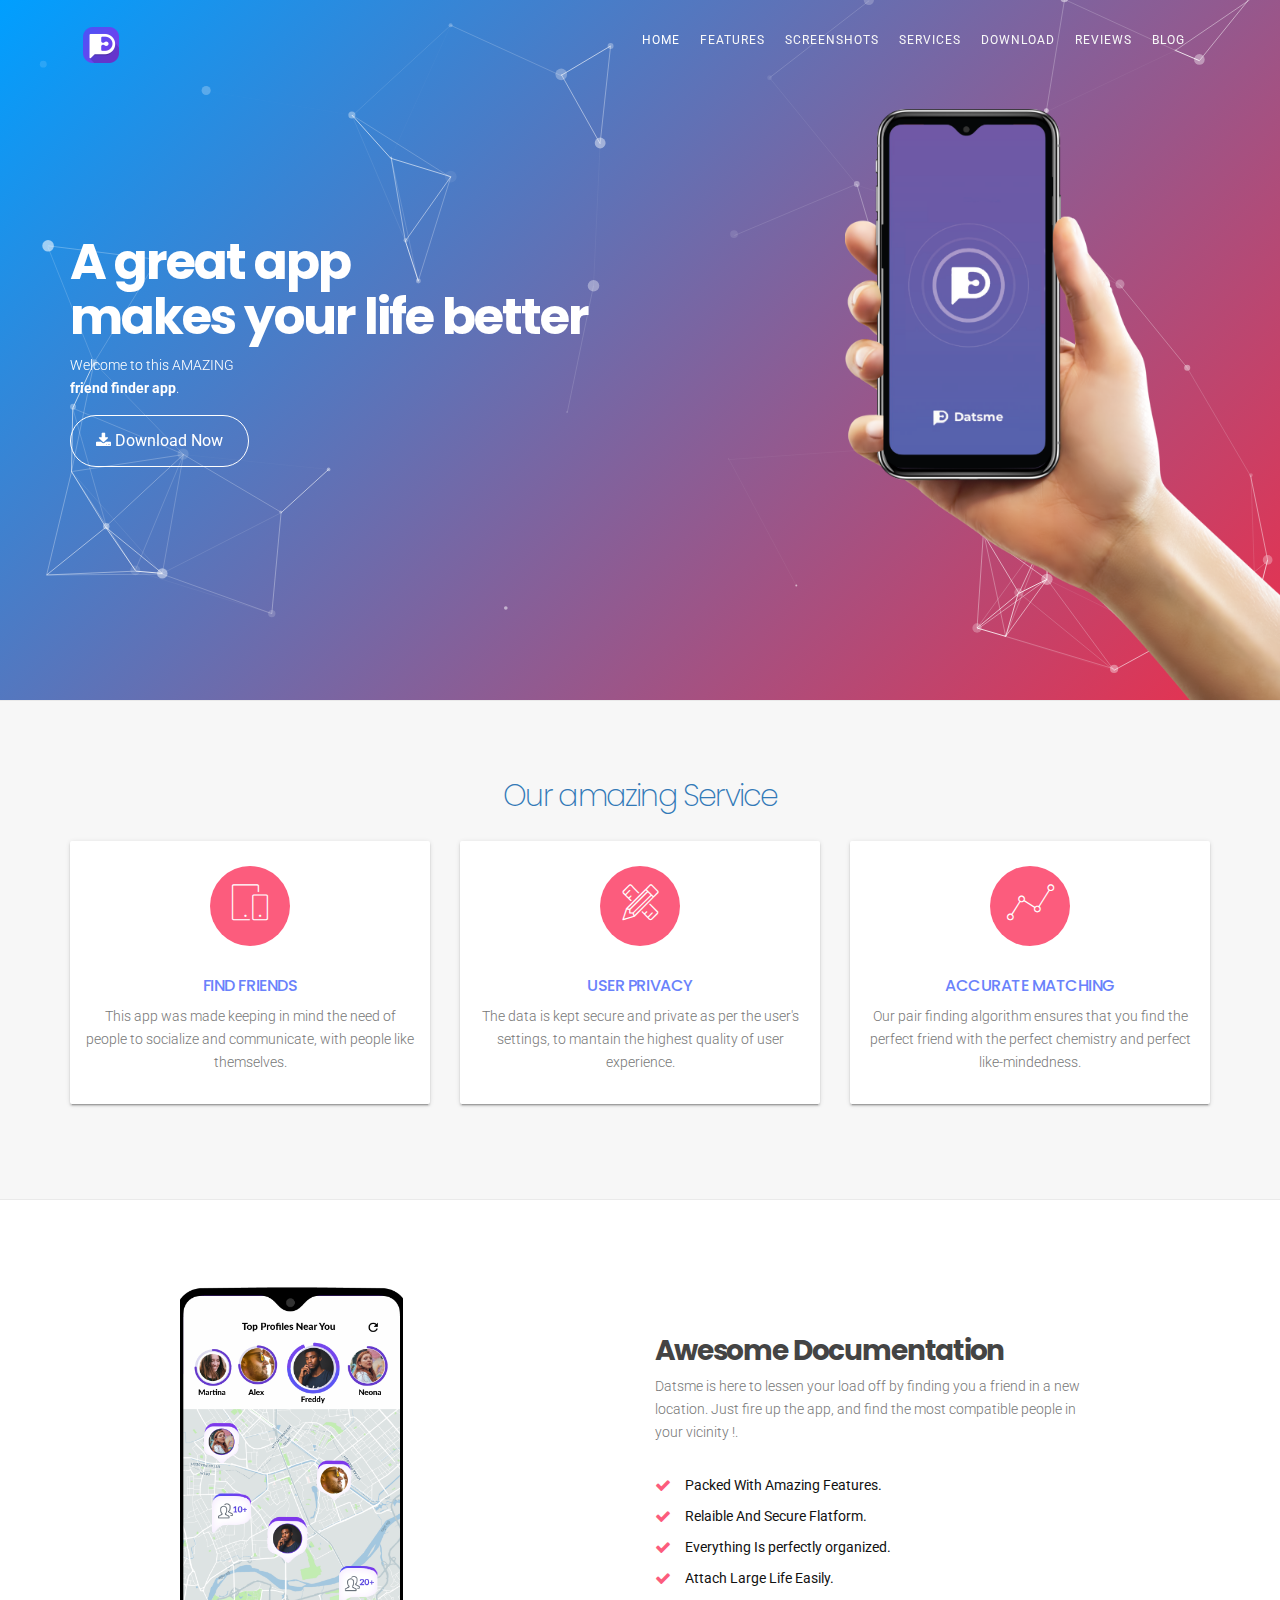
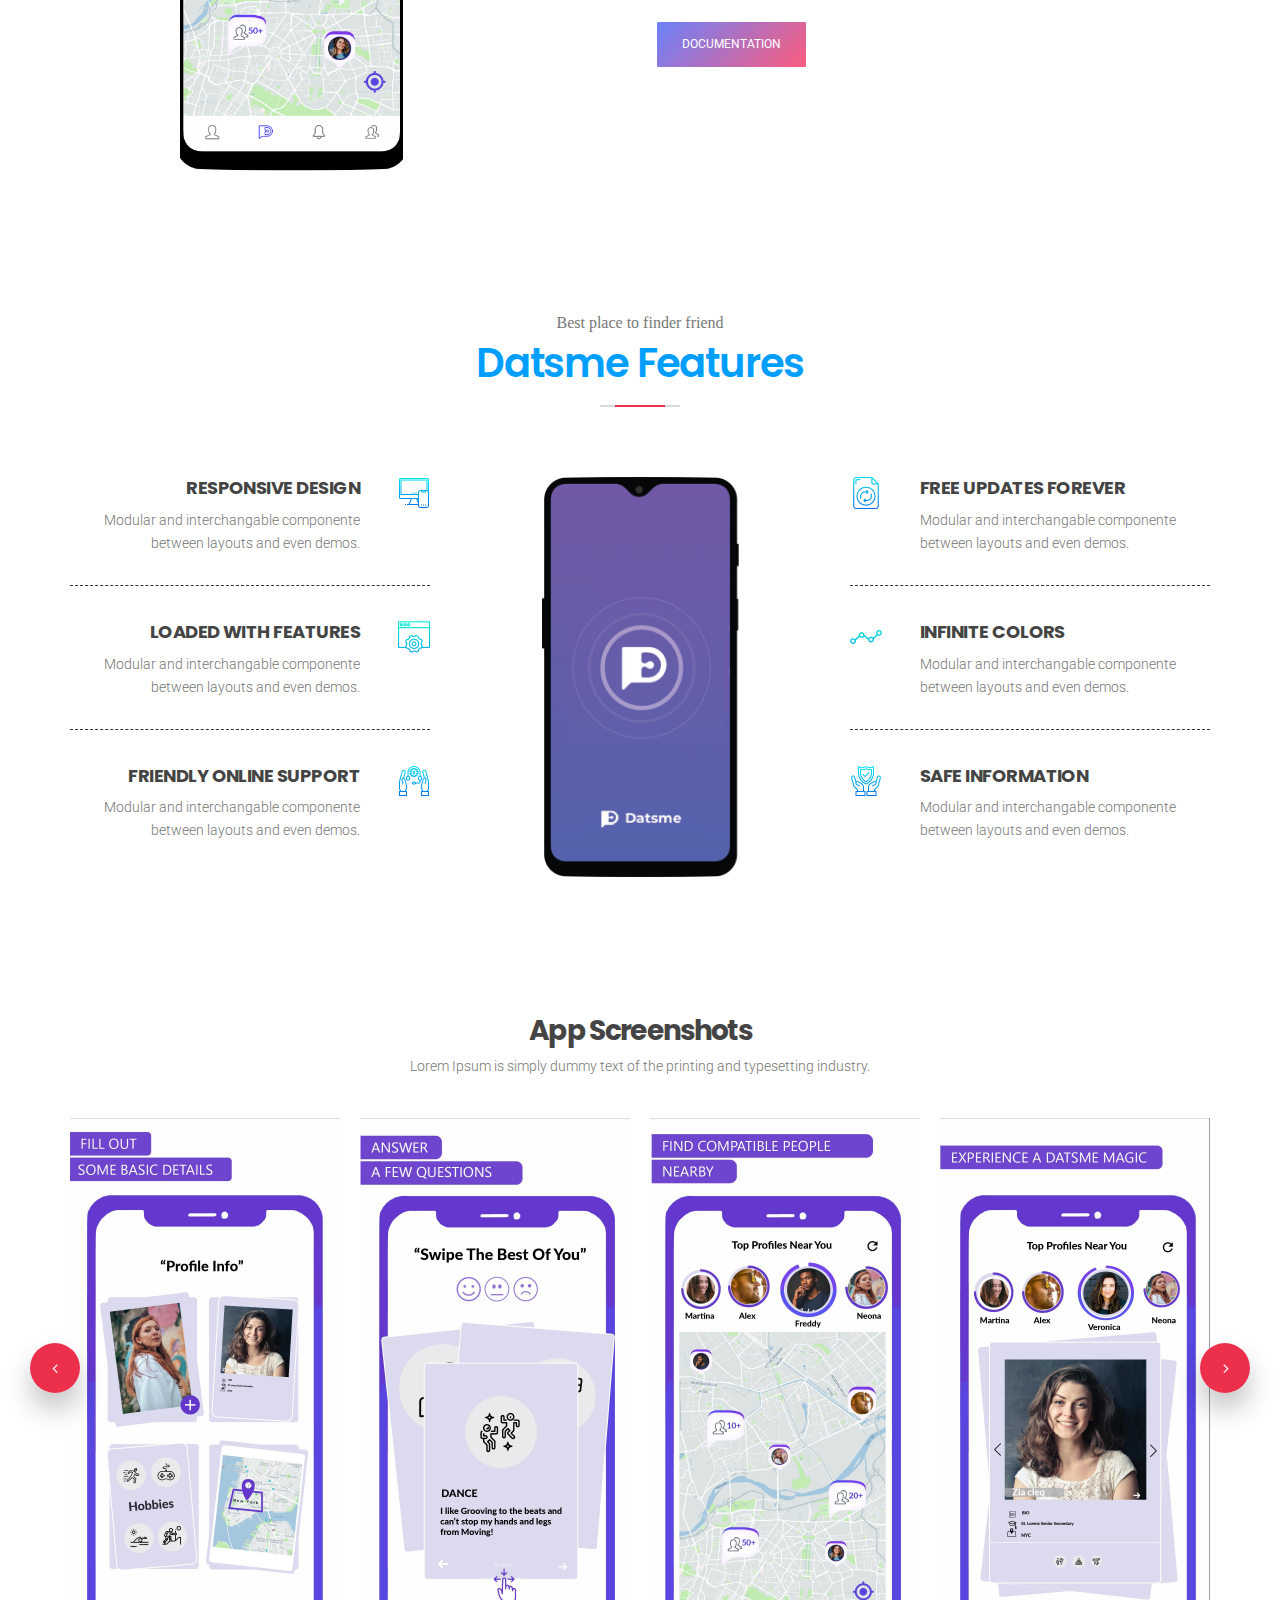
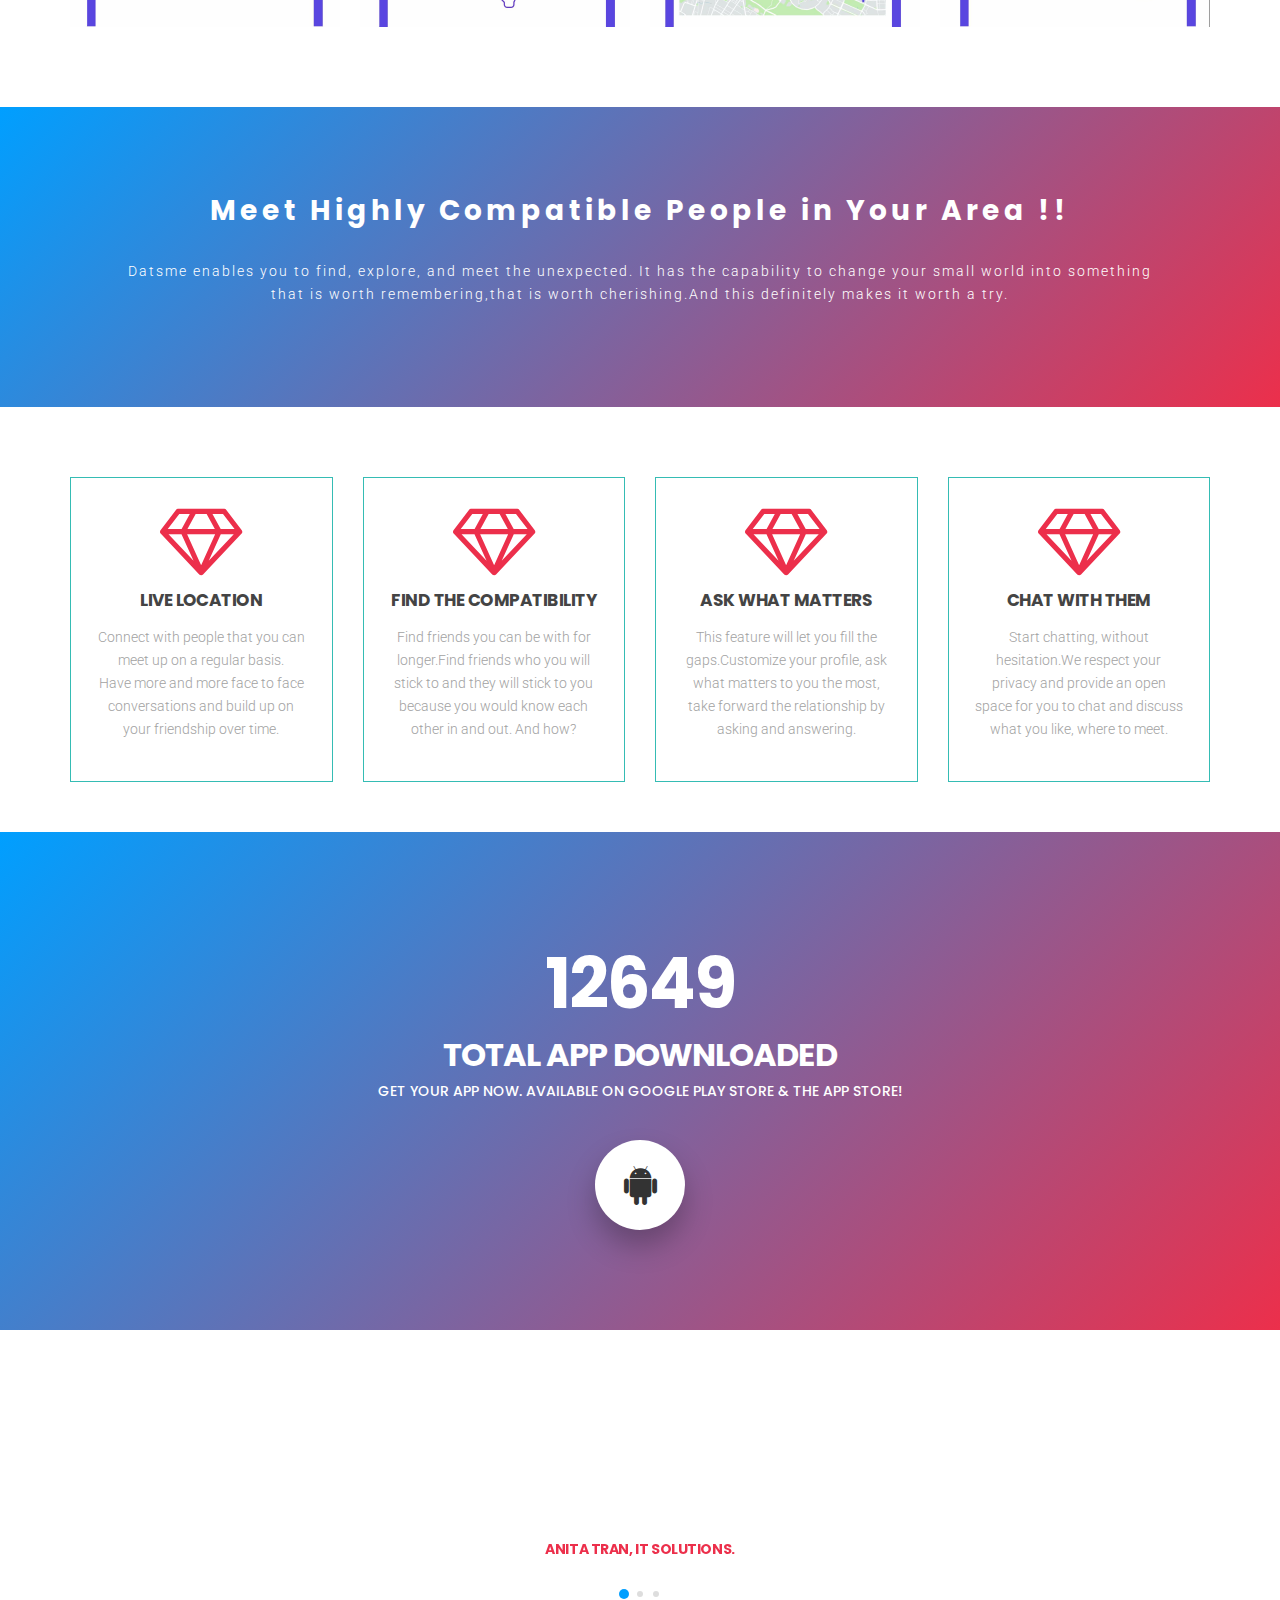
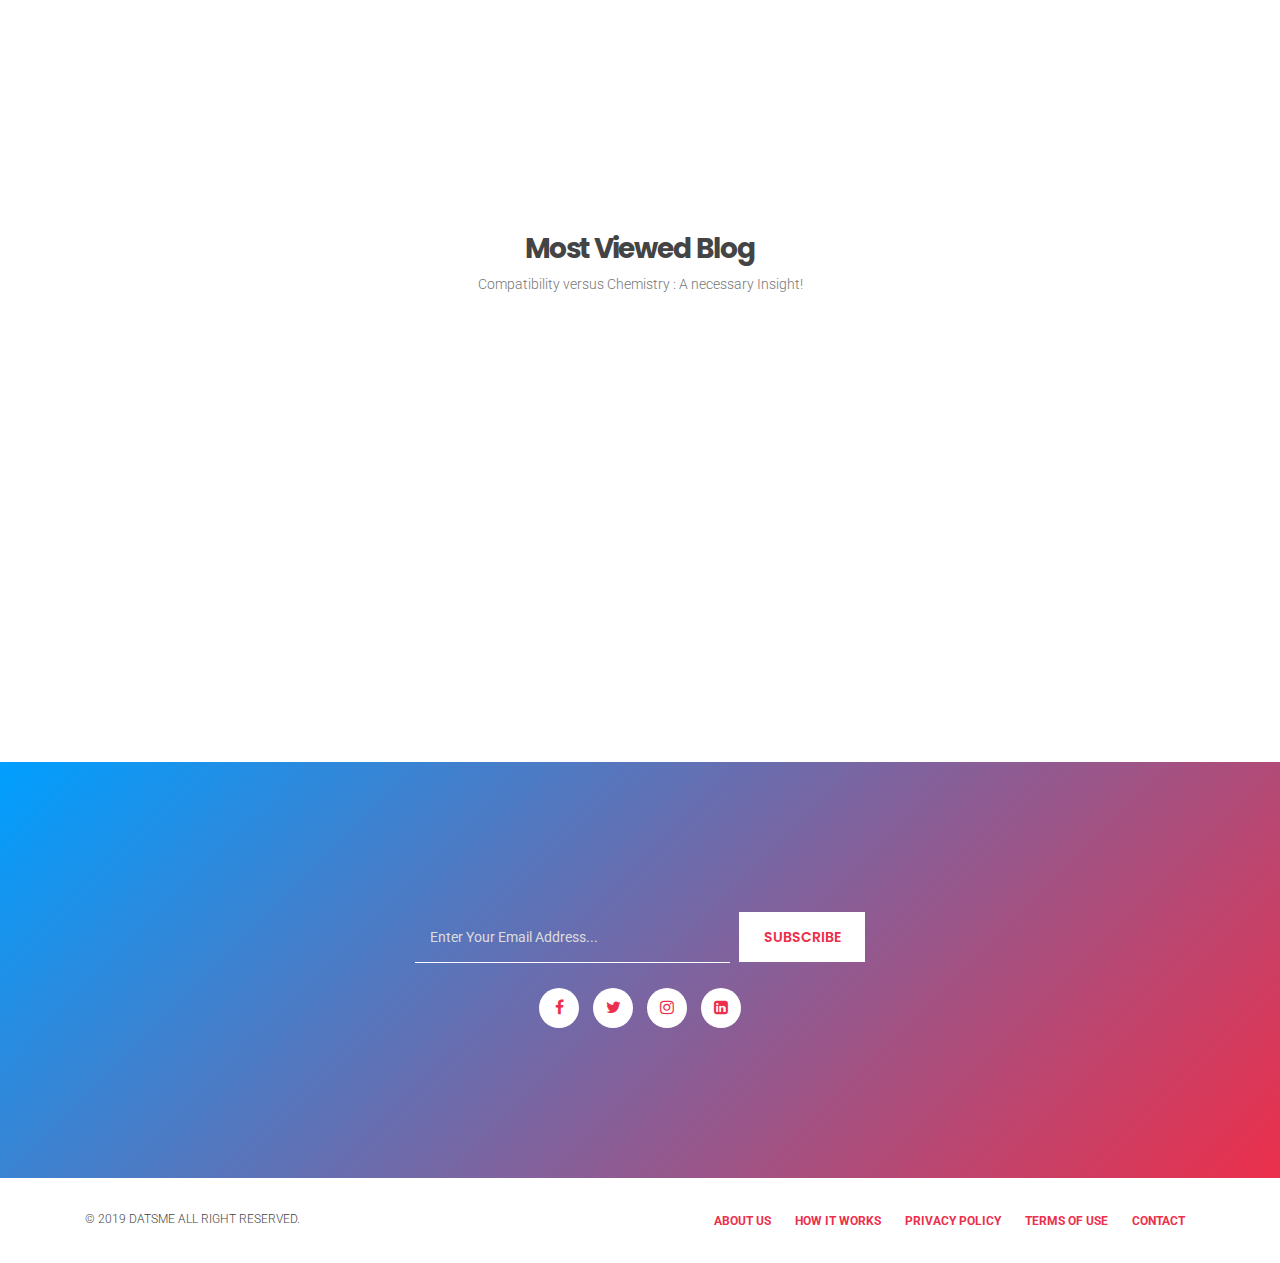
<file: index.html>
﻿<!doctype html>
<html class="no-js" lang="en"> 
<head>
<meta charset="utf-8">
<meta name="viewport" content="width=device-width, initial-scale=1">
<meta name="description" content="Appdent is a app landing page. Where include 6+ landing page template.">
<meta name="author" content="DynamicLayers">
<title> Datsme: A friend finder app</title>
<link rel="shortcut icon" type="image/x-icon" href="img\favicon.png">

<link rel="stylesheet" href="css\font-awesome.min.css">

<link rel="stylesheet" href="css\elegant-font-icons.css">

<link rel="stylesheet" href="css\elegant-line-icons.css">

<link rel="stylesheet" href="css\bootstrap.min.css">

<link rel="stylesheet" href="css\animate.min.css">

<link rel="stylesheet" href="css\venobox.css">

<link rel="stylesheet" href="css\owl.carousel.css">

<link rel="stylesheet" href="css\main.css">


<link rel="stylesheet" href="css\responsive.css">
<script src="js\vendor\modernizr-2.8.3-respond-1.4.2.min.js"></script>
</head>
<body data-spy="scroll" data-target="#navbar" data-offset="60">

<div id='preloader'>
<div class='loader'>
<img src="img\preloader.svg" width="60" alt="">
</div>
</div>
<header id="header" class="header_section">
<nav class="navbar">
<div class="container">
<div class="navbar-header">
<button type="button" class="nav-btn navbar-toggle collapsed" data-toggle="collapse" data-target="#navbar" aria-expanded="false" aria-controls="navbar">
<span class="sr-only">Toggle navigation</span>
<span class="icon-bar"></span>
<span class="icon-bar"></span>
<span class="icon-bar"></span>
</button>
<a href="#" class="brand logo-dark"><img src="img\logo.png" alt="Aperture"></a>
</div>
<div id="navbar" class="collapse navbar-collapse navbar-right">
<ul class="nav navbar-nav nav-menu">
<li class="active"><a data-scroll="" href="#home">Home <span class="sr-only">(current)</span></a></li>
<li><a data-scroll="" href="#feature">Features</a></li>
<li><a data-scroll="" href="#screenshots">Screenshots</a></li>
<li><a data-scroll="" href="#service">Services</a></li>
<li><a data-scroll="" href="#download">Download</a></li>
<li><a data-scroll="" href="#testimonial">Reviews</a></li>
<li><a data-scroll="" href="#blog">Blog</a></li>
</ul>
</div>
</div>
</nav>
</header> 
<section id="home" class="hero_section">
<div id="particles-js" class="particles-js"></div>
<div class="hero_moc hidden-xs"></div>
<div class="display-table">
<div class="table-cell">
<div class="container">
<div class="hero_content">
<h1>A great app <br>makes your life better</h1>
<p>Welcome to this AMAZING <br> <b>friend finder app</b>.</p>
<a href="https://play.google.com/store/apps/details?id=me.dats.com.datsme" class="hero_btn"><i class="fa fa-download"></i> Download Now</a>
</div>
</div>
</div>
</div>
</section>
<section class="promo_section padding" id="service">
<div class="container text-center">
          <div class="row">
             <div class="col-lg-12 col-md-12 col-sm-12"> 
            <div class="service-heading-block">
                <h2 class="text-center text-primary title">Our amazing Service </h2>
               
            </div>             
             </div> 
            <div class="col-lg-4 col-md-6 col-sm-6">
              <div class="text-center feature-block">
                <span class="fb-icon color-info">
                  <i class="icon-mobile" aria-hidden="true"></i>
                </span>
                <h4 class="color-info">Find Friends</h4>
                <p class="">This app was made keeping in mind the need of people to socialize and communicate, with people like themselves.</p>
               
              </div>
            </div>
            
            <div class="col-lg-4 col-md-6 col-sm-6">
             <div class="text-center feature-block">
                <span class="fb-icon color-warning">
                  <i class="icon-tools" aria-hidden="true"></i>
                </span>
                <h4 class="color-warning">User privacy</h4>
                <p class="">The data is kept secure and private as per the user's settings, to mantain the highest quality of user experience.</p>
               
              </div>
            </div>
            
            <div class="col-lg-4 col-md-6 col-sm-6">
              <div class="text-center feature-block">
                <span class="fb-icon color-success">
                  <i class="icon-linegraph" aria-hidden="true"></i>
                </span>
                <h4 class="color-success">Accurate Matching</h4>
                <p class="">Our pair finding algorithm ensures that you find the perfect friend with the perfect chemistry and perfect like-mindedness.</p>
               
              </div>
            </div>
        </div>  

    </div>
</section>
<section class="doc_section padding">
<div class="container">
<div class="col-md-5 col-sm-6 col-md-offset-1 xs-hidden">
<div class="doc_mockup">
<img src="img\phone_map.png" class="doc_mockup_1" alt="about-moc">
<img src="img\phone_new.png" class="doc_mockup_2 wow fadeInLeft" data-wow-delay="500ms" data-wow-duration="800ms" alt="about-moc">
</div>
</div>
<div class="col-md-5 col-sm-6 xs-padding">
<div class="doc_content">
<h2>Awesome Documentation</h2>
<p>Datsme is here to lessen your load off by finding you a friend in a new location. Just fire up the app, and find the most compatible people in your vicinity !.</p>
<ul class="list_check mt-30 mb-30">
<li>Packed With Amazing Features.</li>
<li>Relaible And Secure Flatform.</li>
<li>Everything Is perfectly organized.</li>
<li>Attach Large Life Easily.</li>
</ul>
<a href="#" class="app_btn">Documentation</a>
</div>
</div>
</div>
</section>
<section id="feature" class="feature_section padding services pt-60 pb-60">
 <div class="container">
            <div class="row">
               <div class="col-xl-12">
                  <div class="section-title text-center mb-60">
                     <p>Best place to finder friend   </p>
                     <h4>Datsme Features</h4>
                  </div>
               </div>
            </div>
            <div class="row">
               <div class="col-md-4 col-sm-12">
                  <div class="single_service service_right">
                     <img src="img\responsivedesign.png" alt="">
                     <h4>Responsive design</h4>
                     <p>Modular and interchangable componente between layouts and even demos.</p>
                  </div>
                  <div class="single_service service_right">
                     <img src="img\features.png" alt="">
                     <h4>Loaded with features</h4>
                     <p>Modular and interchangable componente between layouts and even demos.</p>
                  </div>
                  <div class="single_service service_right">
                     <img src="img\support.png" alt="">
                     <h4>Friendly online support</h4>
                     <p>Modular and interchangable componente between layouts and even demos.</p>
                  </div>
               </div>
               <div class="col-md-4 col-sm-12 text-center">
                  <div class="single_mid">
                     <img src="img\phone_new2.png" alt="">
                  </div>
               </div>
               <div class="col-md-4 col-sm-12">
                  <div class="single_service">
                     <img src="img\update.png" alt="">
                     <h4>Free updates forever</h4>
                     <p>Modular and interchangable componente between layouts and even demos.</p>
                  </div>
                  <div class="single_service">
                     <img src="img\color.png" alt="">
                     <h4>Infinite colors</h4>
                     <p>Modular and interchangable componente between layouts and even demos.</p>
                  </div>
                  <div class="single_service">
                     <img src="img\safety.png" alt="">
                     <h4>Safe Information</h4>
                     <p>Modular and interchangable componente between layouts and even demos.</p>
                  </div>
               </div>
            </div>
         </div>
</section>
<section id="screenshots" class="screenshot_section padding">
<div class="container">
<div class="section_heading mb-40 align-center">
<h2>App Screenshots</h2>
<p>Lorem Ipsum is simply dummy text of the printing and typesetting industry.</p>
</div>
<ul id="app_carousel" class="app_carousel owl-carousel">
<li class="shot_item">
<figure class="screen_thumb">
<img src="img\screen-0.jpg" alt="App Screenshots">
<figcaption>
<div class="display-table">
<div class="table-cell">
<a href="img\screen-0.jpg" class="img_popup"><i class="fa fa-plus"></i></a>
</div>
</div>
</figcaption>
</figure>
</li>
<li class="shot_item">
<figure class="screen_thumb">
<img src="img\screen-1.jpg" alt="App Screenshots">
<figcaption>
<div class="display-table">
<div class="table-cell">
<a href="img\screen-1.jpg" class="img_popup"><i class="fa fa-plus"></i></a>
</div>
</div>
</figcaption>
</figure>
</li>
<li class="shot_item">
<figure class="screen_thumb">
<img src="img\screen-2.jpg" alt="App Screenshots">
<figcaption>
<div class="display-table">
<div class="table-cell">
<a href="img\screen-2.jpg" class="img_popup"><i class="fa fa-plus"></i></a>
</div>
</div>
</figcaption>
</figure>
</li>
<li class="shot_item">
<figure class="screen_thumb">
<img src="img\screen-3.jpg" alt="App Screenshots">
<figcaption>
<div class="display-table">
<div class="table-cell">
<a href="img\screen-3.jpg" class="img_popup"><i class="fa fa-plus"></i></a>
</div>
</div>
</figcaption>
</figure>
</li>
<li class="shot_item">
<figure class="screen_thumb">
<img src="img\screen-4.jpg" alt="App Screenshots">
<figcaption>
<div class="display-table">
<div class="table-cell">
<a href="img\screen-4.jpg" class="img_popup"><i class="fa fa-plus"></i></a>
</div>
</div>
</figcaption>
</figure>
</li>
</ul>
</div>
</section>
<section class="meetperson">
	<div class="container">
	<div class="row">
		<div class="col-md-12">
		
			<center>
				<h2 class="meetheading">Meet Highly Compatible People in Your Area !!</h2>
				<p class="meetheading2">Datsme enables you to find, explore, and meet the unexpected. It has the capability to change your small world into something<br>  that is worth remembering,that is worth cherishing.And this definitely makes it worth a try.

</p>
			</center>
		
		</div>
	</div>
</section>
<section class="appinfo">
<div class="container">

	<div class="row">
	<ul>
		<div class="col-lg-3 col-md-3 col-sm-12 col-xs-12 Services-tab  item">
			<div class="folded-corner service_tab_1">
				<div class="text">
					<i class="fa fa-diamond fa-5x fa-icon-image"></i>
						<p class="item-title">
								<h3 class="content"> Live Location</h3>
							</p><!-- /.item-title -->
					<p class="subcontent">
					Connect with people that you can meet up on a regular basis.<br>Have more and more face to face conversations and build up on your friendship over time.



					</p>
				</div>
			</div>
	    </div>
		<div class="col-lg-3 col-md-3 col-sm-12 col-xs-12 Services-tab item">
			<div class="folded-corner service_tab_1">
				<div class="text">
					<i class="fa fa-diamond fa-5x fa-icon-image"></i>
						<p class="item-title">
							<h3 class="content"> Find the Compatibility</h3>
						</p><!-- /.item-title -->
						<p class="subcontent">
							Find friends you can be with for longer.Find friends who you will stick to and they will stick to you because you would know each other in and out. And how?


					</p>
				</div>
			</div>
		</div>
		<div class="col-lg-3 col-md-3 col-sm-12 col-xs-12 Services-tab item">
			<div class="folded-corner service_tab_1">
				<div class="text">
					<i class="fa fa-diamond fa-5x fa-icon-image"></i>
						<p class="item-title">
							<h3 class="content"> Ask what matters</h3>
						</p><!-- /.item-title -->
					<p class="subcontent">
						This feature will let you fill the gaps.Customize your profile, ask what matters to you the most, take forward the relationship by asking and answering.

					</p>
				</div>
			</div>
		</div>
		<div class="col-lg-3 col-md-3 col-sm-12 col-xs-12 Services-tab item">
			<div class="folded-corner service_tab_1">
				<div class="text">
					<i class="fa fa-diamond fa-5x fa-icon-image"></i>
						<p class="item-title">
							<h3 class="content"> Chat with them</h3>
						</p><!-- /.item-title -->
					<p class="subcontent">
						 Start chatting, without hesitation.We respect your privacy and provide an open space for you to chat and discuss what you like, where to meet. 
					</p>
				</div>
			</div>
		</div>
	</ul>
	</div>
</div>

</section>







<section id="download" class="download_section padding">
<div class="container">
<div class="counter_content">
<h3 class="counter">12649</h3>
<h4>Total App Downloaded</h4>
<h5>Get Your App Now. Available On Google Play Store & The App Store!</h5>
</div>
<ul class="download_content">

<li><a href="https://play.google.com/store/apps/details?id=me.dats.com.datsme"><i class="fa fa-android"></i></a></li>

</ul>
</div>
</section>
<section id="testimonial" class="testimonial_section">
<div class="container">
<ul id="testimonial_carousel" class="testimonial_items owl-carousel">
<li class="testimonial_item">
<p>"There are design companies, and then there are user experience design interface design<br> professional. By far one of the worlds best known brands."</p>
<h4>Anita Tran, IT Solutions.</h4>
</li>
<li class="testimonial_item">
<p>"There are design companies, and then there are user experience design interface design<br> professional. By far one of the worlds best known brands."</p>
<h4>Leslie Williamson, Developer.</h4>
</li>
<li class="testimonial_item">
<p>"There are design companies, and then there are user experience design interface design<br> professional. By far one of the worlds best known brands."</p>
<h4>Fred Moody, Network Software.</h4>
</li>
</ul>
</div>
</section>
<section id="blog" class="blog_area padding">
<div class="container">
<div class="row">
<div class="section_heading align-center mb-40">
<h2>Most Viewed Blog</h2>
<p>Compatibility versus Chemistry : A necessary Insight! </p>
</div>
</div>
<div class="row">
<div class="blog_items">
<div class="col-md-4 col-xs-6 sm-padding">
<div class="blog_item wow swing" data-wow-delay="0ms" data-wow-duration="1000ms">
<figure class="post_thumb">
<img src="img\blog-1.jpg" alt="Blog Post">
<div class="span">10 Jan<br>2019</div>
<a href="#" class="blog_title">
<h3>The First Shenanigan on Humanity.</h3>
</a>
</figure>
<div class="post_content">
<p>This article is about the tick of a clock that has ticked so long that one no longer notices.</p>
<a href="#" class="read_more_btn"><button class="readmore">Read More</button></a>
</div>
</div>
</div>
<div class="col-md-4 col-xs-6 sm-padding">
<div class="blog_item wow swing" data-wow-delay="200ms" data-wow-duration="1000ms">
<figure class="post_thumb">
<img src="img\blog-2.jpg" alt="Blog Post">
<div class="span">10 Jan<br>2019</div>
<a href="#" class="blog_title">
<h3>The Foundation of Datsme</h3>
</a>
</figure>
<div class="post_content">
<p>Social Psychological Research finds that proximity is the greatest predictor of friendships.</p>
<a href="#" class="read_more_btn"><button class="readmore">Read More</button></a>
</div>
</div>
</div>
<div class="col-md-4 col-xs-6 sm-padding">
<div class="blog_item wow swing" data-wow-delay="400ms" data-wow-duration="1000ms">
<figure class="post_thumb">
<img src="img\blog-3.jpg" alt="Blog Post">
<div class="span">10 Jan<br>2019</div>
<a href="#" class="blog_title">
<h3>Compatibility versus Chemistry</h3>
</a>
</figure>
<div class="post_content">
<p>These two terms (Compatibility and Chemistry) are often used interchangeably.</p>
<a href="#" class="read_more<a href="#" class="read_more_btn"><button class="readmore">Read More</button></a>
</div>
</div>
</div>
</div>
</div>
</div>
</section>
<div id="subscribe" class="subscribe_section">
<div class="subscribe_wrapper">
<div class="container">
<div class="subscribe_wrap">
<form action="#" class="subscribe_form">
<input type="email" name="email" id="subs-email" class="form_input" placeholder="Enter Your Email Address...">
<button type="submit" class="submit">Subscribe</button>
<div class="clearfix"></div>
<div id="subscribe-result">
<p class="subscription-success"></p>
<p class="subscription-error"></p>
</div>
</form>
</div>
<ul class="social_link">
<li><a href="https://www.facebook.com/Datsme.io/"><i class="fa fa-facebook"></i></a></li>
<li><a href="https://twitter.com/Datsme_app"><i class="fa fa-twitter"></i></a></li>
<li><a href="https://datsme.io/#"><i class="fa fa-instagram"></i></a></li>
<li><a href="https://www.linkedin.com/uas/login?session_redirect=https%3A%2F%2Fwww.linkedin.com%2Fcompany%2Fdatsme%2Fabout"><i class="fa fa-linkedin-square"></i></a></li>

</ul>
</div>
</div>
</div>
<footer class="footer_section">
<div class="container">
<div class="col-sm-6 xs-padding">
<p class="copyright">&copy; 2019 Datsme All Right Reserved.</p>
</div>
<nav class="col-sm-6 xs-padding">
<ul class="footer_menu">
<li><a href="aboutus.html">About Us</a></li>
<li><a href="howitworks.html">How It Works</a></li>
<li><a href="privacypolicy.html">Privacy Policy</a></li>
<li><a href="termsofuse.html">Terms Of Use</a></li>
<li><a href="contactus.html">Contact</a></li>
</ul>
</nav>
</div>
</footer>
<a data-scroll="" href="#header" id="scroll-to-top"><i class="arrow_carrot-up"></i></a>

<script src="js\vendor\jquery-1.12.4.min.js"></script>

<script src="js\vendor\waypoints.min.js"></script>

<script src="js\vendor\bootstrap.min.js"></script>

<script src="js\vendor\owl.carousel.min.js"></script>

<script src="js\vendor\smooth-scroll.min.js"></script>

<script src="js\vendor\venobox.min.js"></script>

<script src="js\vendor\jquery.counterup.min.js"></script>

<script src="js\vendor\jquery.ajaxchimp.min.js"></script>

<script src="js\vendor\particles.min.js"></script>
<script src="js\vendor\app.js"></script>

<script src="js\vendor\wow.min.js"></script>

<script src="js\main.js"></script>
</body>
</html>
</file>
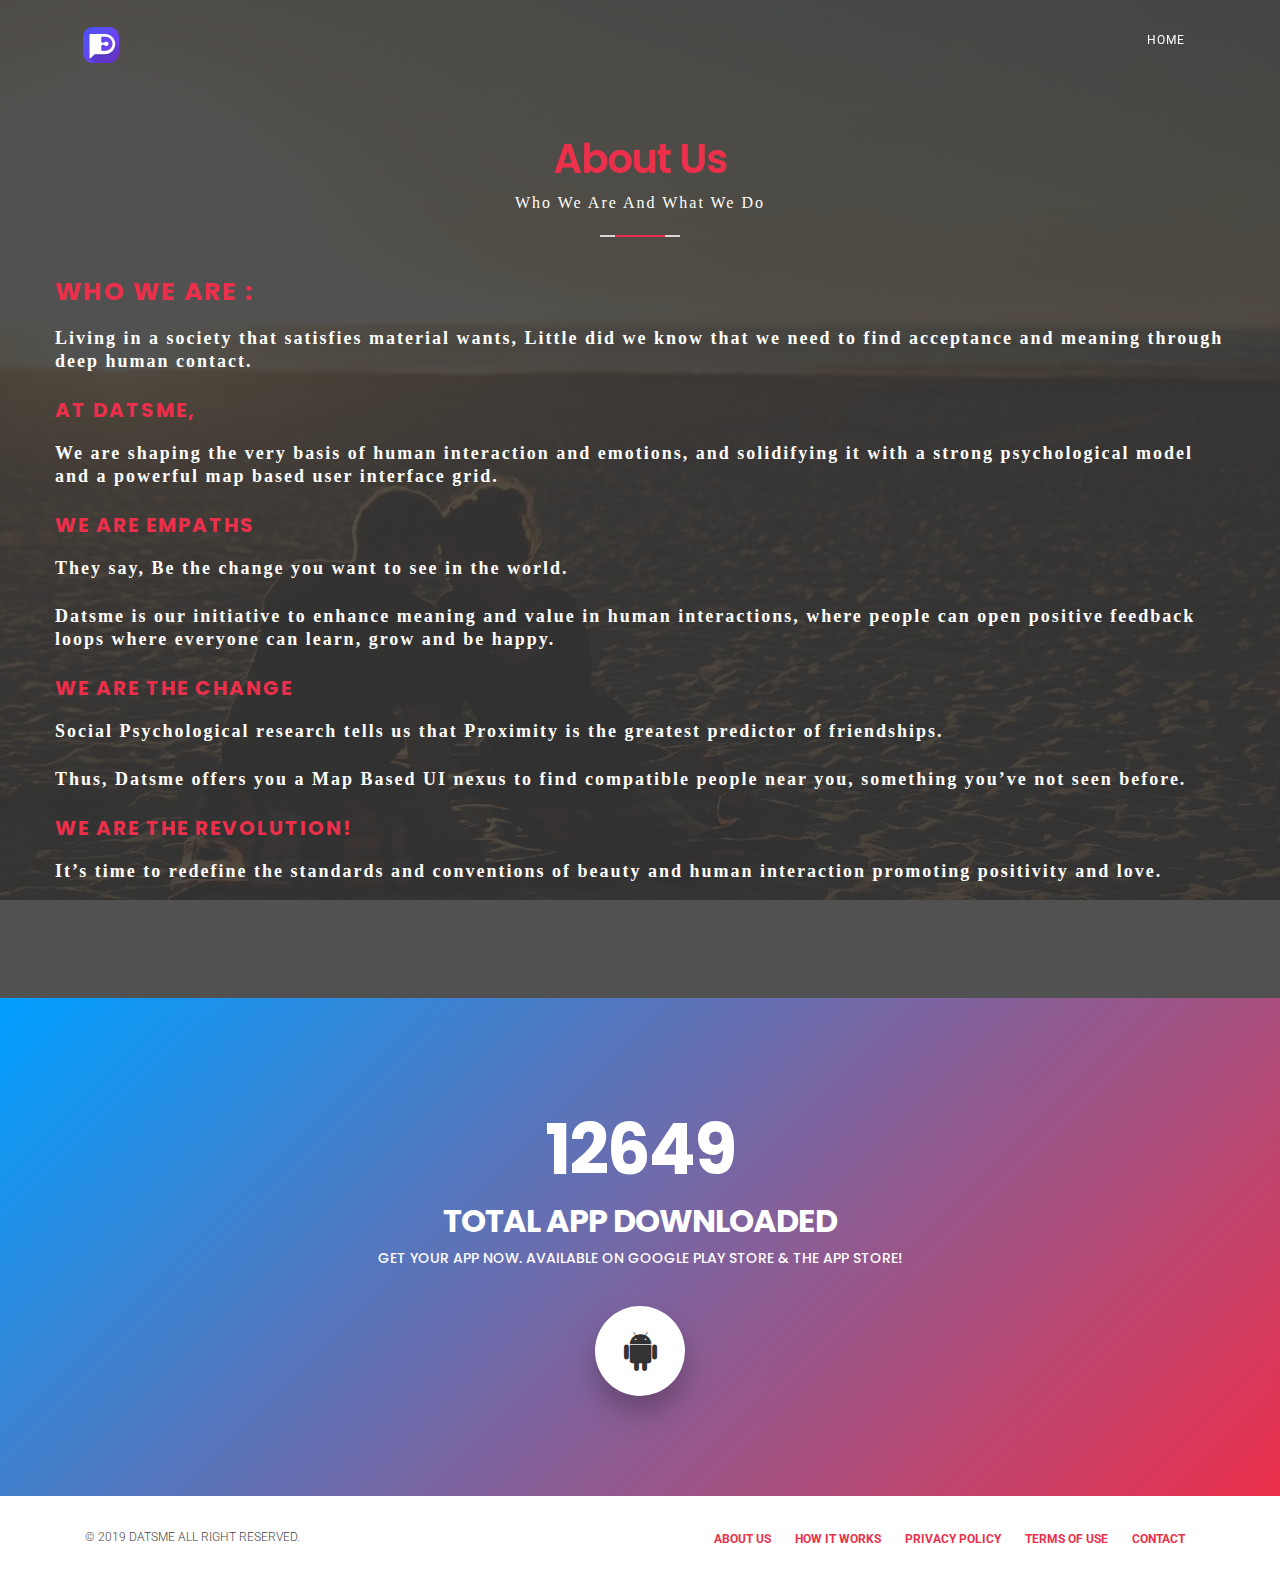
<file: aboutus.html>
<!doctype html>
<html class="no-js" lang="en"> 
<head>
<meta charset="utf-8">
<meta name="viewport" content="width=device-width, initial-scale=1">
<meta name="description" content="Appdent is a app landing page. Where include 6+ landing page template.">
<meta name="author" content="DynamicLayers">
<title> Datsme: A friend finder app</title>
<link rel="shortcut icon" type="image/x-icon" href="img\favicon.png">

<link rel="stylesheet" href="css\font-awesome.min.css">

<link rel="stylesheet" href="css\elegant-font-icons.css">

<link rel="stylesheet" href="css\elegant-line-icons.css">

<link rel="stylesheet" href="css\bootstrap.min.css">

<link rel="stylesheet" href="css\animate.min.css">

<link rel="stylesheet" href="css\venobox.css">

<link rel="stylesheet" href="css\owl.carousel.css">

<link rel="stylesheet" href="css\main.css">


<link rel="stylesheet" href="css\responsive.css">
<script src="js\vendor\modernizr-2.8.3-respond-1.4.2.min.js"></script>
</head>
<body data-spy="scroll" data-target="#navbar" data-offset="60">

<div id='preloader'>
<div class='loader'>
<img src="img\preloader.svg" width="60" alt="">
</div>
</div>
<header id="header" class="header_section">
<nav class="navbar">
<div class="container">
<div class="navbar-header">
<button type="button" class="nav-btn navbar-toggle collapsed" data-toggle="collapse" data-target="#navbar" aria-expanded="false" aria-controls="navbar">
<span class="sr-only">Toggle navigation</span>
<span class="icon-bar"></span>
<span class="icon-bar"></span>
<span class="icon-bar"></span>
</button>
<a href="#" class="brand logo-dark"><img src="img\logo.png" alt="Aperture"></a>
</div>
<div id="navbar" class="collapse navbar-collapse navbar-right">
<ul class="nav navbar-nav nav-menu">
<li class="active"><a data-scroll="" href="index.html">Home <span class="sr-only">(current)</span></a></li>

</ul>
</div>
</div>
</nav>
</header> 
    <section class="contact pt-100 pb-100" id="contact">
         <div class="container">
            <div class="row">
               <div class="col-xl-6 mx-auto text-center">
                  <div class="section-title mb-30">
                    <h4 class="contactus">About Us<br><p class="whoyouare">Who we are and what we do</p></h4>
					
				  </div>
                     
                  
               </div>
            </div>
			<div class="row">
               <div class="col-xl-12">
                  <div class="section">
                    <h4 class="whoyouheading">Who we are :</h4>
					<p class="contentwhoyouare">Living in a society that satisfies material wants, Little did we know that we need to find acceptance and meaning through deep human contact.</p>
					<h4 class="whoyouheading2">At Datsme,</h4>
					<p class="contentwhoyouare">We are shaping the very basis of human interaction and emotions, and solidifying it with a strong psychological model and a powerful map based user interface grid.</p>
					<h4 class="whoyouheading2">We are Empaths</h4>
					<p class="contentwhoyouare">They say, Be the change you want to see in the world.</p>
					<p class="contentwhoyouare">Datsme is our initiative to enhance meaning and value in human interactions,
												where people can open positive feedback loops where everyone can learn, grow and be happy.</p>
					<h4 class="whoyouheading2">We are the Change</h4>
					<p class="contentwhoyouare">Social Psychological research tells us that Proximity is the greatest predictor of friendships.</p>
					<p class="contentwhoyouare">Thus, <b>Datsme</b> offers you a Map Based UI nexus to find compatible people near you, something you’ve not seen before.</p>
					<h4 class="whoyouheading2">We are the Revolution!</h4>
					<p class="contentwhoyouare">It’s time to redefine the standards and conventions of beauty and human interaction promoting positivity and love.</p>
					
				  </div>
                     
                  
               </div>
            </div>
            
			
         </div>
      </section>

<section id="download" class="download_section padding">
<div class="container">
<div class="counter_content">
<h3 class="counter">12649</h3>
<h4>Total App Downloaded</h4>
<h5>Get Your App Now. Available On Google Play Store & The App Store!</h5>
</div>
<ul class="download_content">

<li><a href="https://play.google.com/store/apps/details?id=me.dats.com.datsme"><i class="fa fa-android"></i></a></li>

</ul>
</div>
</section>
<footer class="footer_section">
<div class="container">
<div class="col-sm-6 xs-padding">
<p class="copyright">&copy; 2019 Datsme All Right Reserved.</p>
</div>
<nav class="col-sm-6 xs-padding">
<ul class="footer_menu">
<li><a href="aboutus.html">About Us</a></li>
<li><a href="howitworks.html">How It Works</a></li>
<li><a href="privacypolicy.html">Privacy Policy</a></li>
<li><a href="termsofuse.html">Terms Of Use</a></li>
<li><a href="contactus.html">Contact</a></li>
</ul>
</nav>
</div>
</footer>
<a data-scroll="" href="#header" id="scroll-to-top"><i class="arrow_carrot-up"></i></a>

<script src="js\vendor\jquery-1.12.4.min.js"></script>

<script src="js\vendor\waypoints.min.js"></script>

<script src="js\vendor\bootstrap.min.js"></script>

<script src="js\vendor\owl.carousel.min.js"></script>

<script src="js\vendor\smooth-scroll.min.js"></script>

<script src="js\vendor\venobox.min.js"></script>

<script src="js\vendor\jquery.counterup.min.js"></script>

<script src="js\vendor\jquery.ajaxchimp.min.js"></script>

<script src="js\vendor\particles.min.js"></script>
<script src="js\vendor\app.js"></script>

<script src="js\vendor\wow.min.js"></script>

<script src="js\main.js"></script>
</body>
</html>
</file>
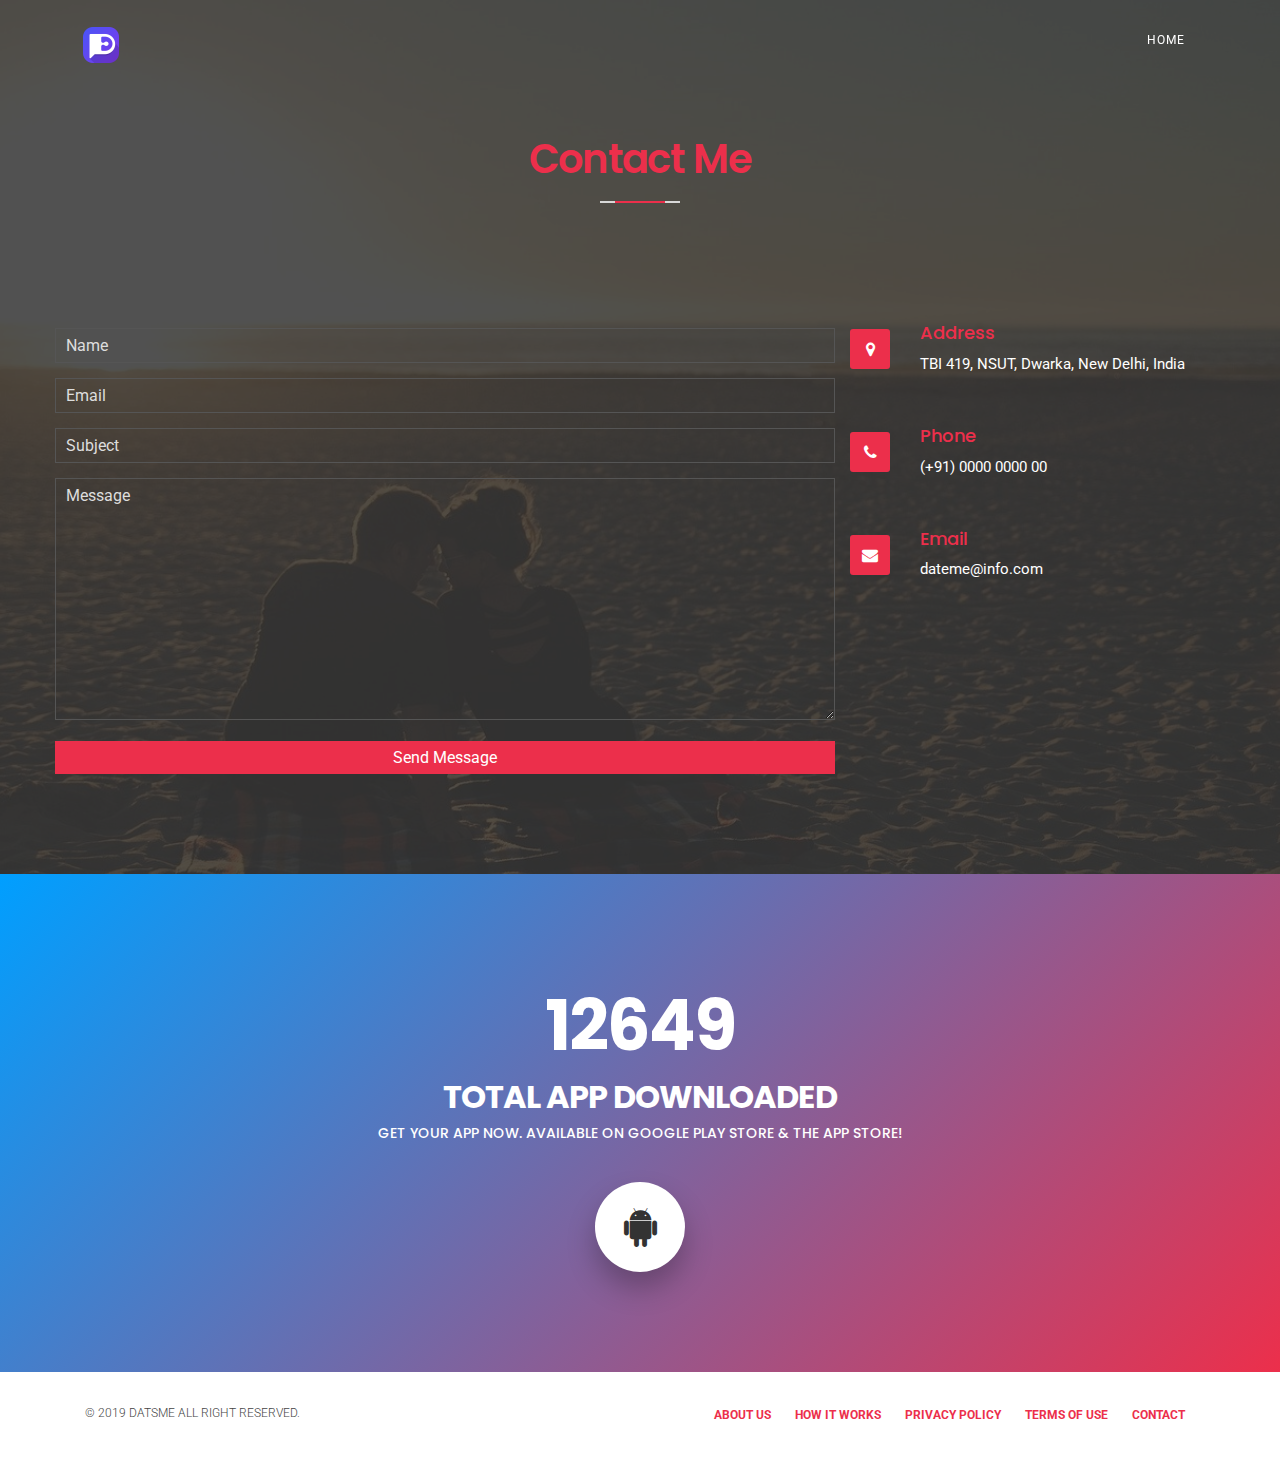
<file: contactus.html>
<!doctype html>
<html class="no-js" lang="en"> 
<head>
<meta charset="utf-8">
<meta name="viewport" content="width=device-width, initial-scale=1">
<meta name="description" content="Appdent is a app landing page. Where include 6+ landing page template.">
<meta name="author" content="DynamicLayers">
<title> Datsme: A friend finder app</title>
<link rel="shortcut icon" type="image/x-icon" href="img\favicon.png">

<link rel="stylesheet" href="css\font-awesome.min.css">

<link rel="stylesheet" href="css\elegant-font-icons.css">

<link rel="stylesheet" href="css\elegant-line-icons.css">

<link rel="stylesheet" href="css\bootstrap.min.css">

<link rel="stylesheet" href="css\animate.min.css">

<link rel="stylesheet" href="css\venobox.css">

<link rel="stylesheet" href="css\owl.carousel.css">

<link rel="stylesheet" href="css\main.css">


<link rel="stylesheet" href="css\responsive.css">
<script src="js\vendor\modernizr-2.8.3-respond-1.4.2.min.js"></script>
</head>
<body data-spy="scroll" data-target="#navbar" data-offset="60">

<div id='preloader'>
<div class='loader'>
<img src="img\preloader.svg" width="60" alt="">
</div>
</div>
<header id="header" class="header_section">
<nav class="navbar">
<div class="container">
<div class="navbar-header">
<button type="button" class="nav-btn navbar-toggle collapsed" data-toggle="collapse" data-target="#navbar" aria-expanded="false" aria-controls="navbar">
<span class="sr-only">Toggle navigation</span>
<span class="icon-bar"></span>
<span class="icon-bar"></span>
<span class="icon-bar"></span>
</button>
<a href="#" class="brand logo-dark"><img src="img\logo.png" alt="Aperture"></a>
</div>
<div id="navbar" class="collapse navbar-collapse navbar-right">
<ul class="nav navbar-nav nav-menu">
<li class="active"><a data-scroll="" href="index.html">Home <span class="sr-only">(current)</span></a></li>

</ul>
</div>
</div>
</nav>
</header> 
    <section class="contact pt-100 pb-100" id="contact">
         <div class="container">
            <div class="row">
               <div class="col-xl-6 mx-auto text-center">
                  <div class="section-title mb-100">
                    <h4 class="contactus">contact me</h4>
					
                     
                  </div>
               </div>
            </div>
            <div class="row text-center">
                  <div class="col-md-8">
                     <form action="#" class="contact-form">
                        <div class="row">
                           <div class="col-xl-6">
                              <input type="text" placeholder="name">
                           </div>
                           <div class="col-xl-6">
                              <input type="text" placeholder="email">
                           </div>
                           <div class="col-xl-6">
                              <input type="text" placeholder="subject">
                           </div>
                          
                           <div class="col-xl-12">
                              <textarea placeholder="message" cols="30" rows="10"></textarea>
                              <input type="submit" value="send message">
                           </div>
                        </div>
                     </form>
                  </div>
                  <div class="col-md-4">
                     <div class="single-contact">
                        <i class="fa fa-map-marker"></i>
                        <h5>Address</h5>
                        <p>TBI 419, NSUT, Dwarka, New Delhi, India</p>
                     </div>
                     <div class="single-contact">
                        <i class="fa fa-phone"></i>
                        <h5>Phone</h5>
                        <p>(+91) 0000 0000 00</p>
                     </div>
                     <div class="single-contact">
                        <i class="fa fa-envelope"></i>
                        <h5>Email</h5>
                        <p>dateme@info.com</p>
                     </div>
                  </div>
            </div>
			
         </div>
      </section>

<section id="download" class="download_section padding">
<div class="container">
<div class="counter_content">
<h3 class="counter">12649</h3>
<h4>Total App Downloaded</h4>
<h5>Get Your App Now. Available On Google Play Store & The App Store!</h5>
</div>
<ul class="download_content">

<li><a href="https://play.google.com/store/apps/details?id=me.dats.com.datsme"><i class="fa fa-android"></i></a></li>

</ul>
</div>
</section>
<footer class="footer_section">
<div class="container">
<div class="col-sm-6 xs-padding">
<p class="copyright">&copy; 2019 Datsme All Right Reserved.</p>
</div>
<nav class="col-sm-6 xs-padding">
<ul class="footer_menu">
<li><a href="aboutus.html">About Us</a></li>
<li><a href="howitworks.html">How It Works</a></li>
<li><a href="privacypolicy.html">Privacy Policy</a></li>
<li><a href="termsofuse.html">Terms Of Use</a></li>
<li><a href="contactus.html">Contact</a></li>
</ul>
</nav>
</div>
</footer>
<a data-scroll="" href="#header" id="scroll-to-top"><i class="arrow_carrot-up"></i></a>

<script src="js\vendor\jquery-1.12.4.min.js"></script>

<script src="js\vendor\waypoints.min.js"></script>

<script src="js\vendor\bootstrap.min.js"></script>

<script src="js\vendor\owl.carousel.min.js"></script>

<script src="js\vendor\smooth-scroll.min.js"></script>

<script src="js\vendor\venobox.min.js"></script>

<script src="js\vendor\jquery.counterup.min.js"></script>

<script src="js\vendor\jquery.ajaxchimp.min.js"></script>

<script src="js\vendor\particles.min.js"></script>
<script src="js\vendor\app.js"></script>

<script src="js\vendor\wow.min.js"></script>

<script src="js\main.js"></script>
</body>
</html>
</file>
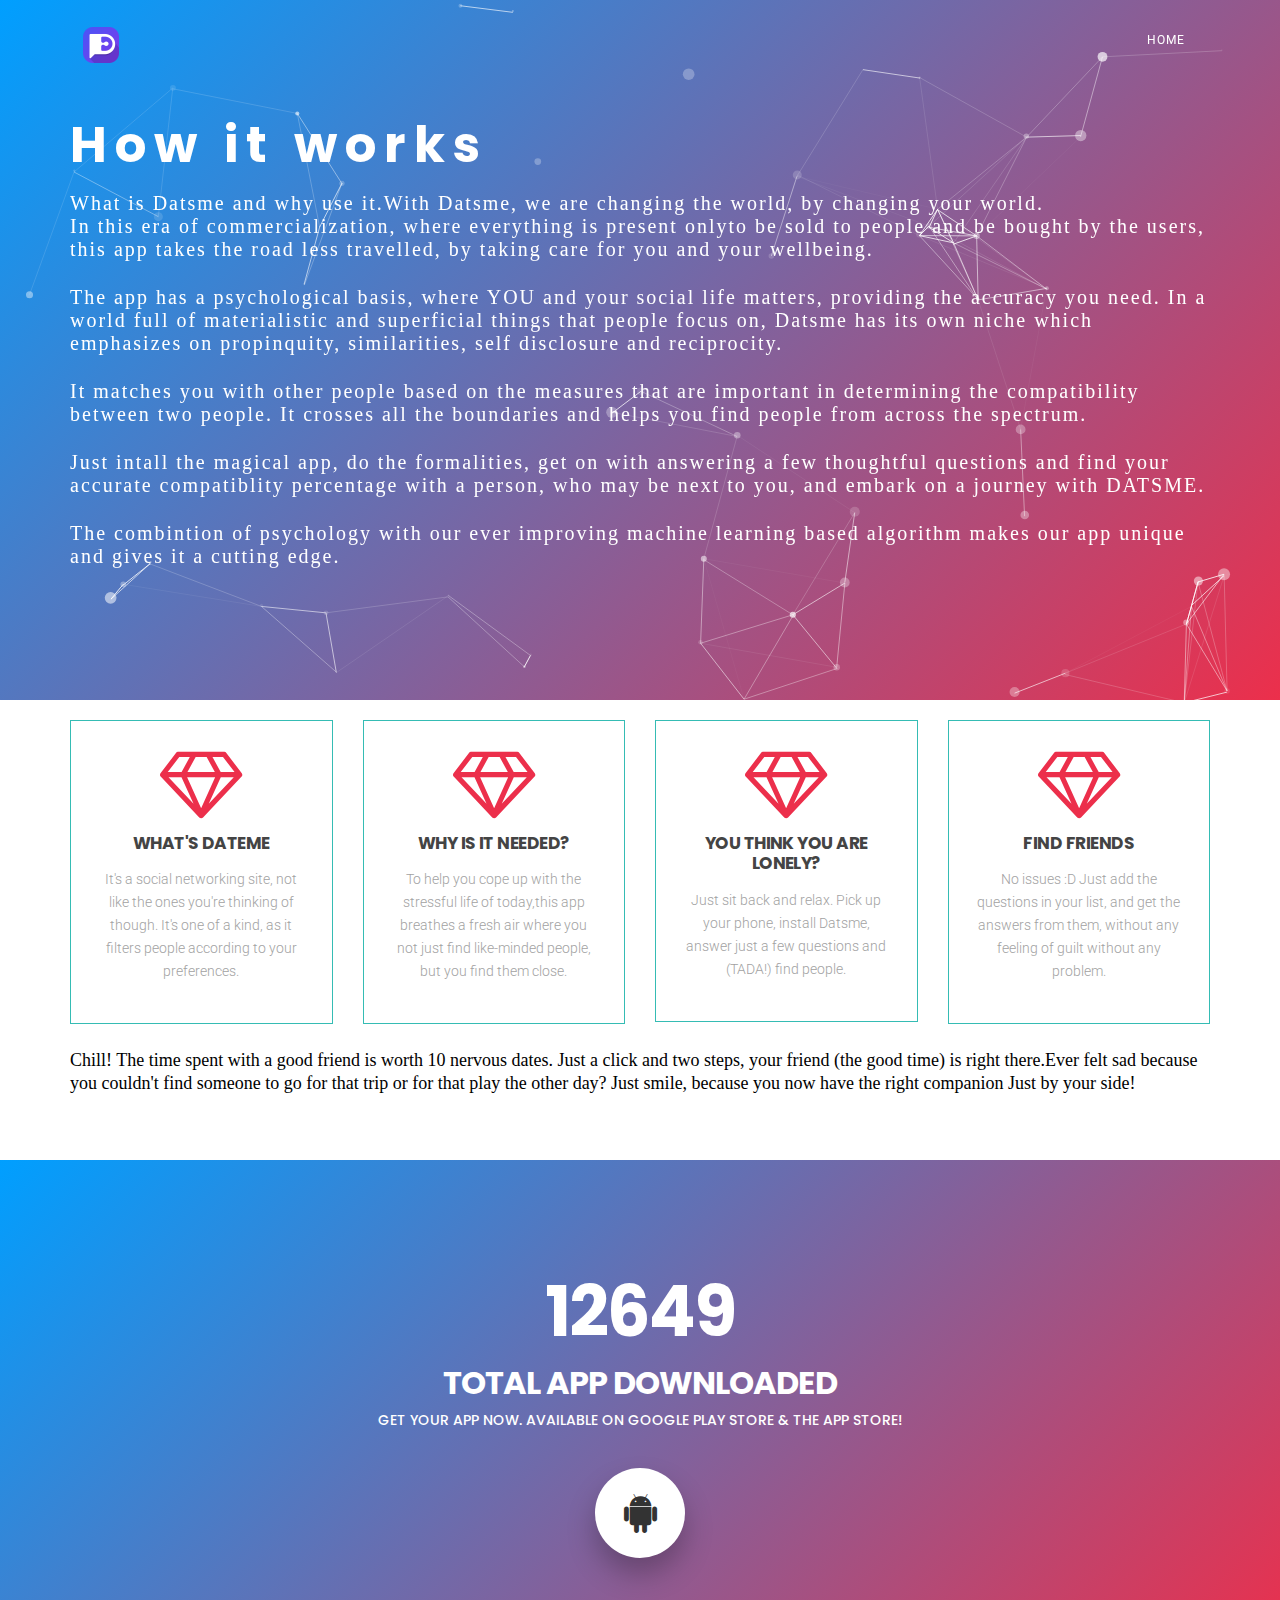
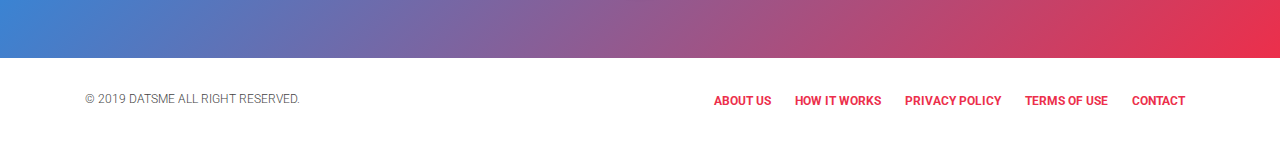
<file: howitworks.html>
<!doctype html>
<html class="no-js" lang="en"> 
<head>
<meta charset="utf-8">
<meta name="viewport" content="width=device-width, initial-scale=1">
<meta name="description" content="Appdent is a app landing page. Where include 6+ landing page template.">
<meta name="author" content="DynamicLayers">
<title> Datsme: A friend finder app</title>
<link rel="shortcut icon" type="image/x-icon" href="img\favicon.png">

<link rel="stylesheet" href="css\font-awesome.min.css">

<link rel="stylesheet" href="css\elegant-font-icons.css">

<link rel="stylesheet" href="css\elegant-line-icons.css">

<link rel="stylesheet" href="css\bootstrap.min.css">

<link rel="stylesheet" href="css\animate.min.css">

<link rel="stylesheet" href="css\venobox.css">

<link rel="stylesheet" href="css\owl.carousel.css">

<link rel="stylesheet" href="css\main.css">


<link rel="stylesheet" href="css\responsive.css">
<script src="js\vendor\modernizr-2.8.3-respond-1.4.2.min.js"></script>
</head>
<body data-spy="scroll" data-target="#navbar" data-offset="60">

<div id='preloader'>
<div class='loader'>
<img src="img\preloader.svg" width="60" alt="">
</div>
</div>
<header id="header" class="header_section">
<nav class="navbar">
<div class="container">
<div class="navbar-header">
<button type="button" class="nav-btn navbar-toggle collapsed" data-toggle="collapse" data-target="#navbar" aria-expanded="false" aria-controls="navbar">
<span class="sr-only">Toggle navigation</span>
<span class="icon-bar"></span>
<span class="icon-bar"></span>
<span class="icon-bar"></span>
</button>
<a href="#" class="brand logo-dark"><img src="img\logo.png" alt="Aperture"></a>
</div>
<div id="navbar" class="collapse navbar-collapse navbar-right">
<ul class="nav navbar-nav nav-menu">
<li class="active"><a data-scroll="" href="#home">Home <span class="sr-only">(current)</span></a></li>

</ul>
</div>
</div>
</nav>
</header> 
<section id="home" class="hero_section">
<div id="particles-js" class="particles-js"></div>

<div class="display-table">
<div class="table-cell">
<div class="container">
<div class="row">

<div class="col-md-12">
<h1 class="howitworkheading">How it works</h1>
<p class="whyuseit">What is Datsme and why use it.With Datsme, we are changing the world, by changing your world.<br>
In this era of commercialization, where everything is present onlyto be sold to people and be bought by the users, <br> this app takes the road less travelled, by taking care for you and your wellbeing.
</p>
<p class="whyuseit">The app has a psychological basis, where YOU and your social life matters, providing the accuracy you need. In a world full of materialistic and superficial things that people focus on, Datsme has its own niche which emphasizes on propinquity, similarities, self disclosure and reciprocity.</p>

<p class="whyuseit">It matches you with other people based on the measures that are important in determining the compatibility between two people. It crosses all the boundaries and helps you find people from across the spectrum.</p>
<p class="whyuseit">Just intall the magical app, do the formalities, get on with answering a few thoughtful questions and find your accurate compatiblity percentage with a person, who may be next to you, and embark on a journey with DATSME.</p>
<p class="whyuseit">The combintion of psychology with our ever improving machine learning based algorithm makes our app unique and gives it a cutting edge.</p>
</div>
</div>
</div>
</div>
</div>
</section>

<section class="appinfo">
<div class="container">

	<div class="row">
	<ul>
		<div class="col-lg-3 col-md-3 col-sm-12 col-xs-12 Services-tab  item">
			<div class="folded-corner service_tab_1">
				<div class="text">
					<i class="fa fa-diamond fa-5x fa-icon-image"></i>
						<p class="item-title">
								<h3 class="content">What's Dateme</h3>
							</p><!-- /.item-title -->
					<p class="subcontent">
					It's a social networking site, not like the ones you're thinking of though. It's one of a kind, as it filters people according to your preferences.



					</p>
				</div>
			</div>
	    </div>
		<div class="col-lg-3 col-md-3 col-sm-12 col-xs-12 Services-tab item">
			<div class="folded-corner service_tab_1">
				<div class="text">
					<i class="fa fa-diamond fa-5x fa-icon-image"></i>
						<p class="item-title">
							<h3 class="content"> Why is it needed?</h3>
						</p><!-- /.item-title -->
						<p class="subcontent">
							To help you cope up with the stressful life of today,this app breathes a fresh air where you not just find like-minded people, but you find them close.


					</p>
				</div>
			</div>
		</div>
		<div class="col-lg-3 col-md-3 col-sm-12 col-xs-12 Services-tab item">
			<div class="folded-corner service_tab_1">
				<div class="text">
					<i class="fa fa-diamond fa-5x fa-icon-image"></i>
						<p class="item-title">
							<h3 class="content">You think you are lonely?</h3>
						</p><!-- /.item-title -->
					<p class="subcontent">
						Just sit back and relax. Pick up your phone, install Datsme, answer just a few questions and (TADA!) find people.

					</p>
				</div>
			</div>
		</div>
		<div class="col-lg-3 col-md-3 col-sm-12 col-xs-12 Services-tab item">
			<div class="folded-corner service_tab_1">
				<div class="text">
					<i class="fa fa-diamond fa-5x fa-icon-image"></i>
						<p class="item-title">
							<h3 class="content"> Find Friends</h3>
						</p><!-- /.item-title -->
					<p class="subcontent">
						 No issues :D Just add the questions in your list, and get the answers from them, without any feeling of guilt without any problem.
					</p>
				</div>
			</div>
		</div>
	</ul>
	
	</div>
	<div class="row">
		<div class="col-md-12">
			<p class="otherhowitworks">Chill! The time spent with a good friend is worth 10 nervous dates. Just a click and two steps, your friend (the good time) is right there.Ever felt sad because you couldn't find someone to go for that trip or for that play the other day? Just smile, because you now have the right companion Just by your side!</p>
			 
		</div>
	</div>
</div>

</section>








<section id="download" class="download_section padding">
<div class="container">
<div class="counter_content">
<h3 class="counter">12649</h3>
<h4>Total App Downloaded</h4>
<h5>Get Your App Now. Available On Google Play Store & The App Store!</h5>
</div>
<ul class="download_content">

<li><a href="https://play.google.com/store/apps/details?id=me.dats.com.datsme"><i class="fa fa-android"></i></a></li>

</ul>
</div>
</section>
<footer class="footer_section">
<div class="container">
<div class="col-sm-6 xs-padding">
<p class="copyright">&copy; 2019 Datsme All Right Reserved.</p>
</div>
<nav class="col-sm-6 xs-padding">
<ul class="footer_menu">
<li><a href="aboutus.html">About Us</a></li>
<li><a href="howitworks.html">How It Works</a></li>
<li><a href="privacypolicy.html">Privacy Policy</a></li>
<li><a href="termsofuse.html">Terms Of Use</a></li>
<li><a href="contactus.html">Contact</a></li>
</ul>
</nav>
</div>
</footer>
<a data-scroll="" href="#header" id="scroll-to-top"><i class="arrow_carrot-up"></i></a>

<script src="js\vendor\jquery-1.12.4.min.js"></script>

<script src="js\vendor\waypoints.min.js"></script>

<script src="js\vendor\bootstrap.min.js"></script>

<script src="js\vendor\owl.carousel.min.js"></script>

<script src="js\vendor\smooth-scroll.min.js"></script>

<script src="js\vendor\venobox.min.js"></script>

<script src="js\vendor\jquery.counterup.min.js"></script>

<script src="js\vendor\jquery.ajaxchimp.min.js"></script>

<script src="js\vendor\particles.min.js"></script>
<script src="js\vendor\app.js"></script>

<script src="js\vendor\wow.min.js"></script>

<script src="js\main.js"></script>
</body>
</html>
</file>
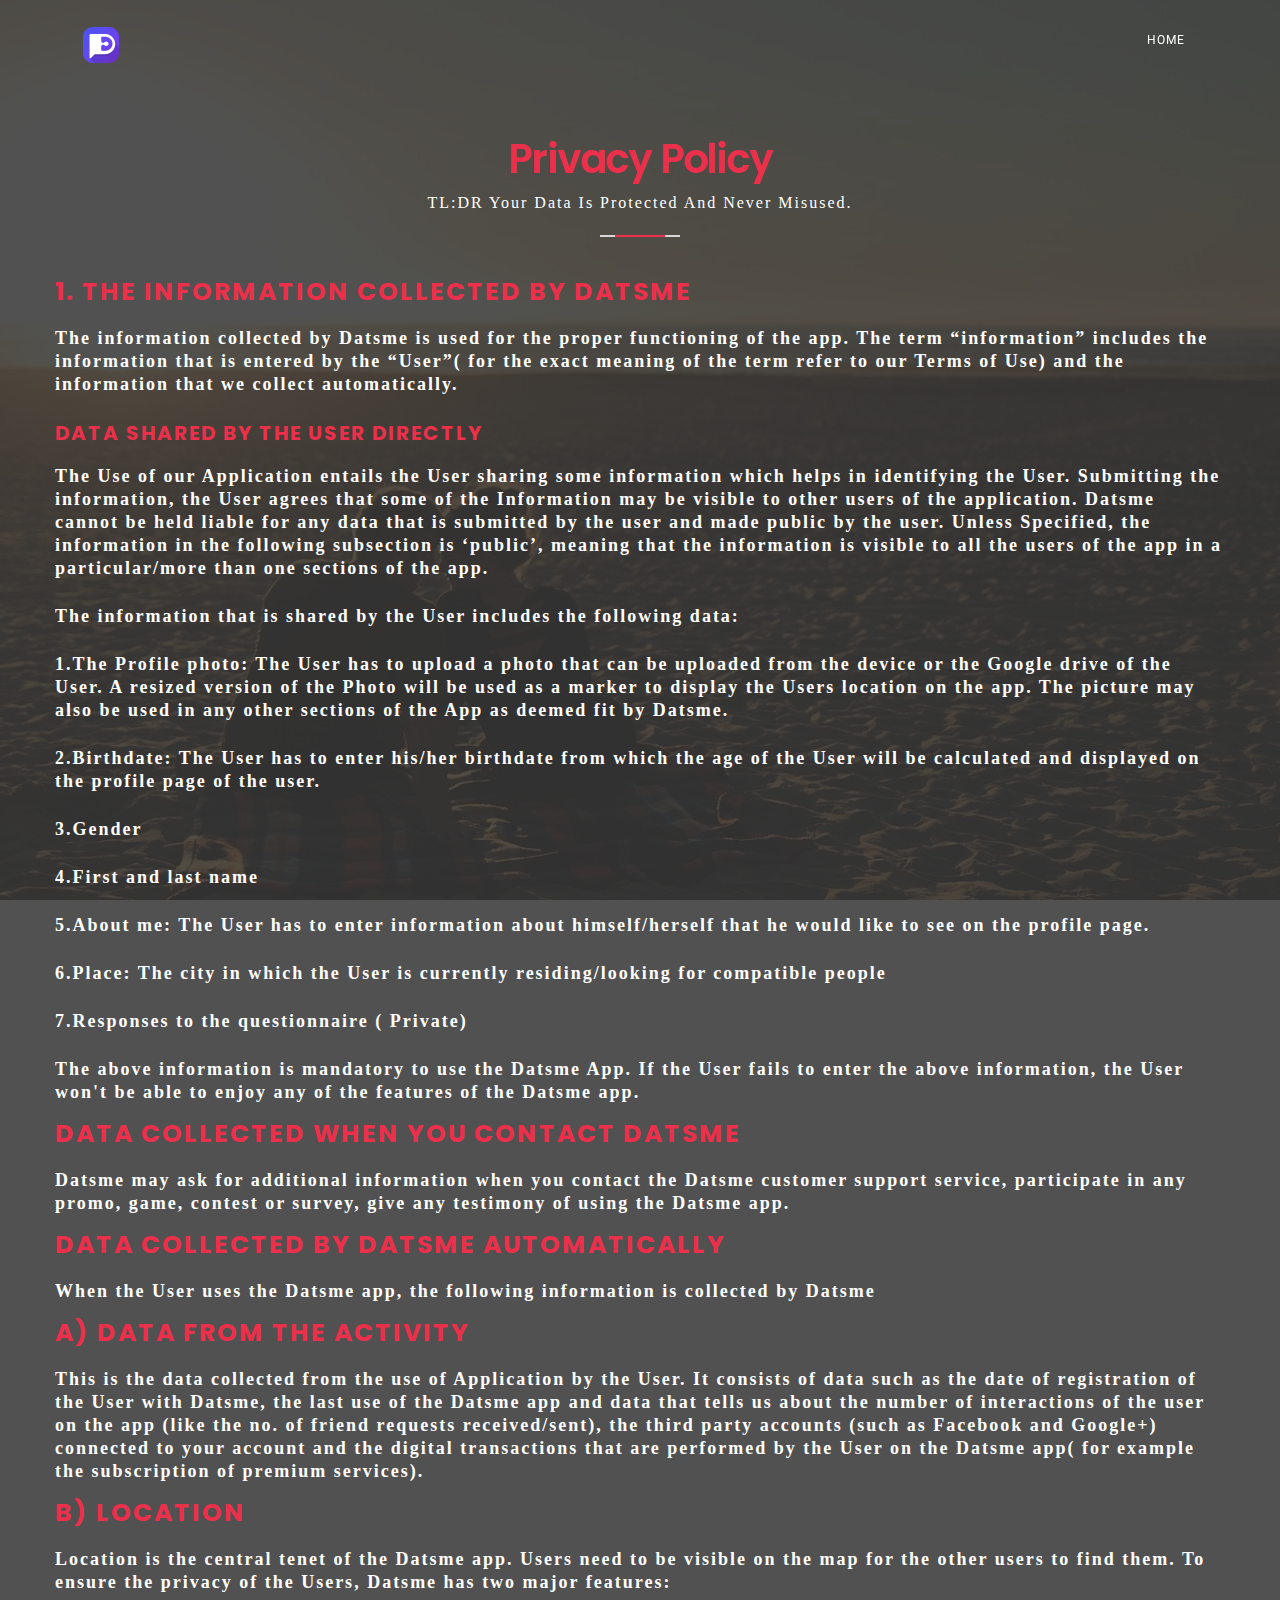
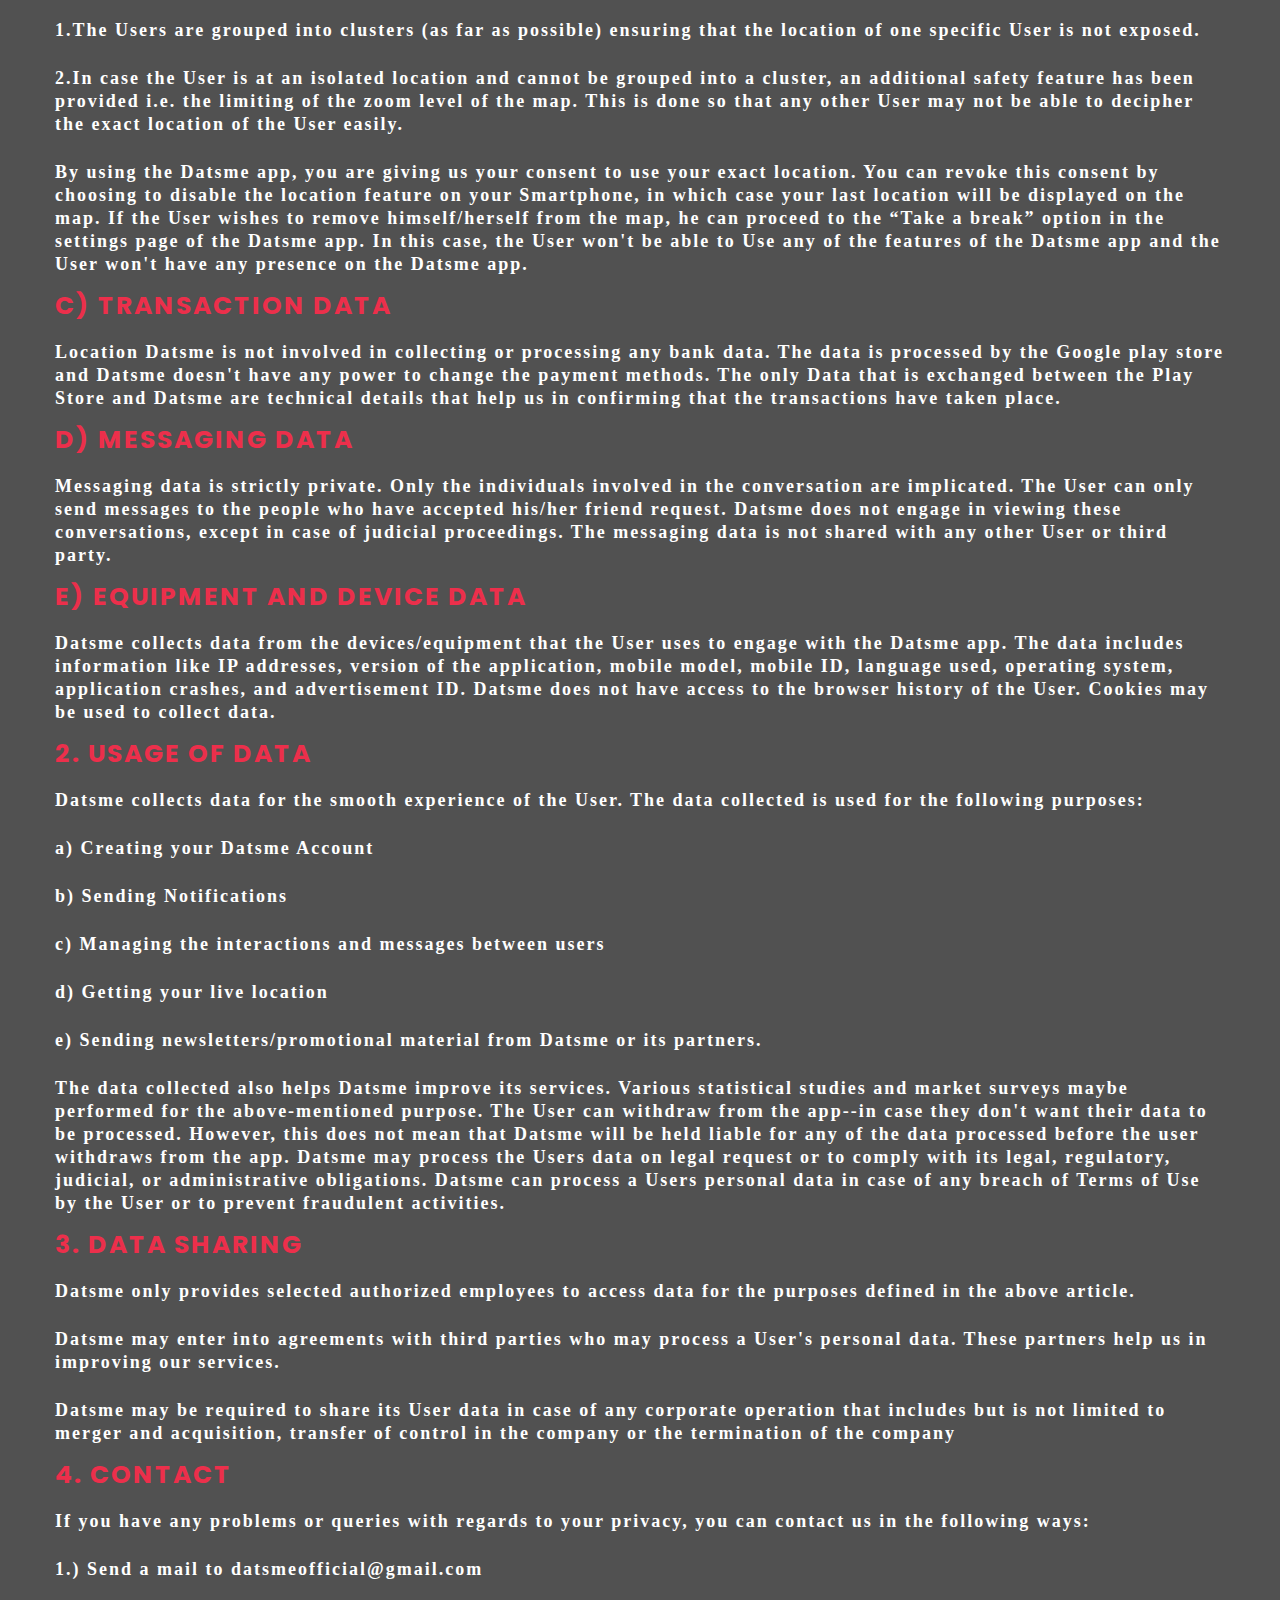
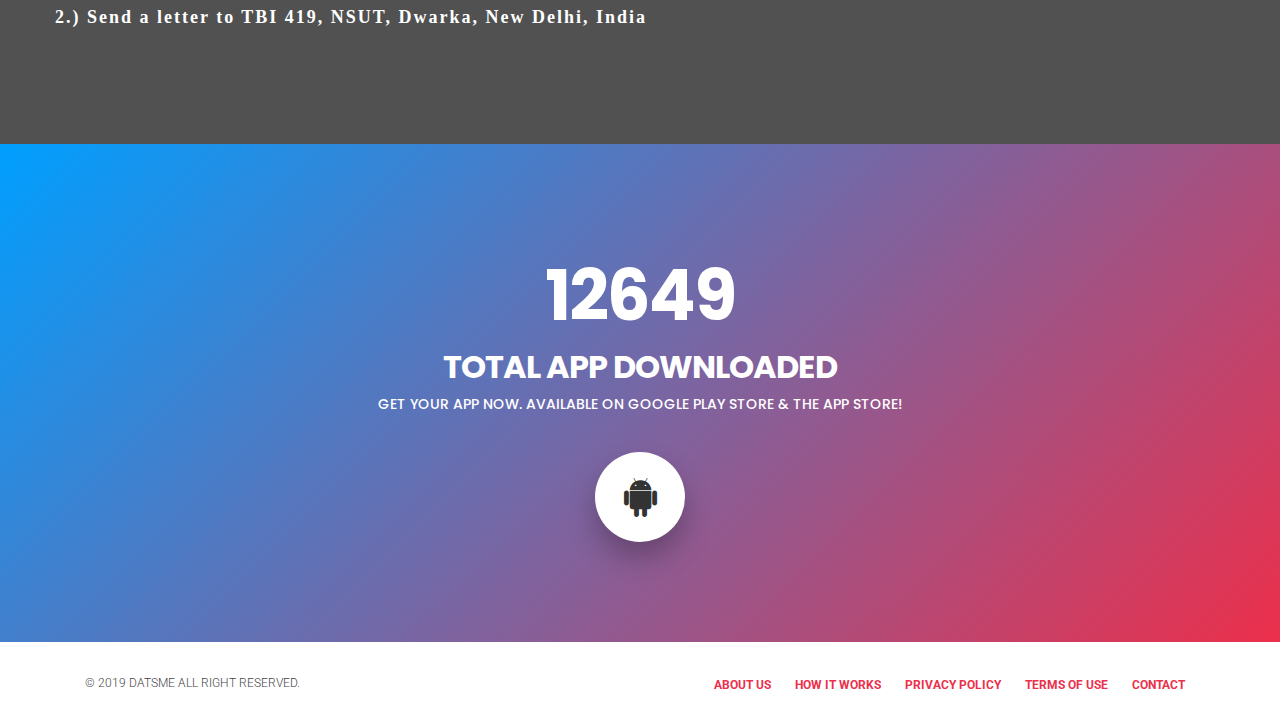
<file: privacypolicy.html>
<!doctype html>
<html class="no-js" lang="en">

<head>
    <meta charset="utf-8">
    <meta name="viewport" content="width=device-width, initial-scale=1">
    <meta name="description" content="Appdent is a app landing page. Where include 6+ landing page template.">
    <meta name="author" content="DynamicLayers">
    <title> Datsme: A friend finder app</title>
    <link rel="shortcut icon" type="image/x-icon" href="img\favicon.png">

    <link rel="stylesheet" href="css\font-awesome.min.css">

    <link rel="stylesheet" href="css\elegant-font-icons.css">

    <link rel="stylesheet" href="css\elegant-line-icons.css">

    <link rel="stylesheet" href="css\bootstrap.min.css">

    <link rel="stylesheet" href="css\animate.min.css">

    <link rel="stylesheet" href="css\venobox.css">

    <link rel="stylesheet" href="css\owl.carousel.css">

    <link rel="stylesheet" href="css\main.css">

    <link rel="stylesheet" href="css\responsive.css">
    <script src="js\vendor\modernizr-2.8.3-respond-1.4.2.min.js"></script>
</head>

<body data-spy="scroll" data-target="#navbar" data-offset="60">

    <div id='preloader'>
        <div class='loader'>
            <img src="img\preloader.svg" width="60" alt="">
        </div>
    </div>
    <header id="header" class="header_section">
        <nav class="navbar">
            <div class="container">
                <div class="navbar-header">
                    <button type="button" class="nav-btn navbar-toggle collapsed" data-toggle="collapse" data-target="#navbar" aria-expanded="false" aria-controls="navbar">
                        <span class="sr-only">Toggle navigation</span>
                        <span class="icon-bar"></span>
                        <span class="icon-bar"></span>
                        <span class="icon-bar"></span>
                    </button>
                    <a href="#" class="brand logo-dark"><img src="img\logo.png" alt="Aperture"></a>
                </div>
                <div id="navbar" class="collapse navbar-collapse navbar-right">
                    <ul class="nav navbar-nav nav-menu">
                        <li class="active"><a data-scroll="" href="index.html">Home <span class="sr-only">(current)</span></a></li>

                    </ul>
                </div>
            </div>
        </nav>
    </header>
    <section class="contact pt-100 pb-100" id="contact">
        <div class="container">
            <div class="row">
                <div class="col-xl-6 mx-auto text-center">
                    <div class="section-title mb-30">
                        <h4 class="contactus">Privacy Policy<br><p class="whoyouare">TL:DR Your data is protected and never misused.</p></h4>

                    </div>

                </div>
            </div>
            <div class="row">
                <div class="col-xl-12">
                    <div class="section">
                        <h4 class="whoyouheading">1. The Information Collected by Datsme</h4>
                        <p class="contentwhoyouare">The information collected by Datsme is used for the proper functioning of the app. The term “information” includes the information that is entered by the “User”( for the exact meaning of the term refer to our Terms of Use) and the information that we collect automatically.</p>
                        <h4 class="whoyouheading2">Data shared by the User directly</h4>
                        <p class="contentwhoyouare">The Use of our Application entails the User sharing some information which helps in identifying the User. Submitting the information, the User agrees that some of the Information may be visible to other users of the application. Datsme cannot be held liable for any data that is submitted by the user and made public by the user. Unless Specified, the information in the following subsection is ‘public’, meaning that the information is visible to all the users of the app in a particular/more than one sections of the app.</p>
                        <p class="contentwhoyouare">The information that is shared by the User includes the following data:</p>
                        <p class="contentwhoyouare">1.The Profile photo: The User has to upload a photo that can be uploaded from the device or the Google drive of the User. A resized version of the Photo will be used as a marker to display the Users location on the app. The picture may also be used in any other sections of the App as deemed fit by Datsme.</p>
                        <p class="contentwhoyouare">2.Birthdate: The User has to enter his/her birthdate from which the age of the User will be calculated and displayed on the profile page of the user.</p>
                        <p class="contentwhoyouare">3.Gender</p>
                        <p class="contentwhoyouare">4.First and last name</p>
                        <p class="contentwhoyouare">5.About me: The User has to enter information about himself/herself that he would like to see on the profile page.</p>
                        <p class="contentwhoyouare">6.Place: The city in which the User is currently residing/looking for compatible people</p>
                        <p class="contentwhoyouare">7.Responses to the questionnaire ( Private)</p>
                        <p class="contentwhoyouare">The above information is mandatory to use the Datsme App. If the User fails to enter the above information, the User won't be able to enjoy any of the features of the Datsme app.</p>
                        <h4 class="whoyouheading">Data collected when you contact Datsme</h4>
                        <p class="contentwhoyouare">Datsme may ask for additional information when you contact the Datsme customer support service, participate in any promo, game, contest or survey, give any testimony of using the Datsme app.</p>
                        <h4 class="whoyouheading">Data collected by Datsme automatically</h4>
                        <p class="contentwhoyouare">When the User uses the Datsme app, the following information is collected by Datsme</p>
                        <h4 class="whoyouheading">a) Data from the activity</h4>

                        <p class="contentwhoyouare">This is the data collected from the use of Application by the User. It consists of data such as the date of registration of the User with Datsme, the last use of the Datsme app and data that tells us about the number of interactions of the user on the app (like the no. of friend requests received/sent), the third party accounts (such as Facebook and Google+) connected to your account and the digital transactions that are performed by the User on the Datsme app( for example the subscription of premium services).</p>

                        <h4 class="whoyouheading">b) Location
</h4>

                        <p class="contentwhoyouare">Location is the central tenet of the Datsme app. Users need to be visible on the map for the other users to find them. To ensure the privacy of the Users, Datsme has two major features:</p>
                        <p class="contentwhoyouare">1.The Users are grouped into clusters (as far as possible) ensuring that the location of one specific User is not exposed.</p>
                        <p class="contentwhoyouare">2.In case the User is at an isolated location and cannot be grouped into a cluster, an additional safety feature has been provided i.e. the limiting of the zoom level of the map. This is done so that any other User may not be able to decipher the exact location of the User easily.</p>
                        <p class="contentwhoyouare">By using the Datsme app, you are giving us your consent to use your exact location. You can revoke this consent by choosing to disable the location feature on your Smartphone, in which case your last location will be displayed on the map. If the User wishes to remove himself/herself from the map, he can proceed to the “Take a break” option in the settings page of the Datsme app. In this case, the User won't be able to Use any of the features of the Datsme app and the User won't have any presence on the Datsme app.</p>
                        <h4 class="whoyouheading">c) Transaction data</h4>

                        <p class="contentwhoyouare">Location Datsme is not involved in collecting or processing any bank data. The data is processed by the Google play store and Datsme doesn't have any power to change the payment methods. The only Data that is exchanged between the Play Store and Datsme are technical details that help us in confirming that the transactions have taken place.</p>
                        <h4 class="whoyouheading">d) Messaging Data</h4>

                        <p class="contentwhoyouare">Messaging data is strictly private. Only the individuals involved in the conversation are implicated. The User can only send messages to the people who have accepted his/her friend request. Datsme does not engage in viewing these conversations, except in case of judicial proceedings. The messaging data is not shared with any other User or third party.

                        </p>
                        <h4 class="whoyouheading">e) Equipment and Device data
</h4>
                        <p class="contentwhoyouare">Datsme collects data from the devices/equipment that the User uses to engage with the Datsme app. The data includes information like IP addresses, version of the application, mobile model, mobile ID, language used, operating system, application crashes, and advertisement ID. Datsme does not have access to the browser history of the User. Cookies may be used to collect data.</p>
                        <h4 class="whoyouheading">2. Usage of Data</h4>

                        <p class="contentwhoyouare">Datsme collects data for the smooth experience of the User. The data collected is used for the following purposes:</p>
                        <p class="contentwhoyouare">a) Creating your Datsme Account</p>
                        <p class="contentwhoyouare">b) Sending Notifications</p>
                        <p class="contentwhoyouare">c) Managing the interactions and messages between users</p>
                        <p class="contentwhoyouare">d) Getting your live location</p>
                        <p class="contentwhoyouare">e) Sending newsletters/promotional material from Datsme or its partners.</p>
                        <p class="contentwhoyouare">The data collected also helps Datsme improve its services. Various statistical studies and market surveys maybe performed for the above-mentioned purpose. The User can withdraw from the app--in case they don't want their data to be processed. However, this does not mean that Datsme will be held liable for any of the data processed before the user withdraws from the app. Datsme may process the Users data on legal request or to comply with its legal, regulatory, judicial, or administrative obligations. Datsme can process a Users personal data in case of any breach of Terms of Use by the User or to prevent fraudulent activities.</p>

                        <h4 class="whoyouheading">3. Data sharing</h4>
                        <p class="contentwhoyouare">Datsme only provides selected authorized employees to access data for the purposes defined in the above article.</p>
                        <p class="contentwhoyouare">Datsme may enter into agreements with third parties who may process a User's personal data. These partners help us in improving our services.</p>
                        <p class="contentwhoyouare">Datsme may be required to share its User data in case of any corporate operation that includes but is not limited to merger and acquisition, transfer of control in the company or the termination of the company</p>

                        <h4 class="whoyouheading">4. Contact</h4>

                        <p class="contentwhoyouare">If you have any problems or queries with regards to your privacy, you can contact us in the following ways:</p>
                        <p class="contentwhoyouare">1.) Send a mail to datsmeofficial@gmail.com
                        </p>
                        <p class="contentwhoyouare">2.) Send a letter to TBI 419, NSUT, Dwarka, New Delhi, India</p>

                    </div>

                </div>
            </div>

        </div>
    </section>

    <section id="download" class="download_section padding">
        <div class="container">
            <div class="counter_content">
                <h3 class="counter">12649</h3>
                <h4>Total App Downloaded</h4>
                <h5>Get Your App Now. Available On Google Play Store & The App Store!</h5>
            </div>
            <ul class="download_content">

                <li><a href="https://play.google.com/store/apps/details?id=me.dats.com.datsme"><i class="fa fa-android"></i></a></li>

            </ul>
        </div>
    </section>
    <footer class="footer_section">
        <div class="container">
            <div class="col-sm-6 xs-padding">
                <p class="copyright">&copy; 2019 Datsme All Right Reserved.</p>
            </div>
            <nav class="col-sm-6 xs-padding">
                <ul class="footer_menu">
                    <li><a href="aboutus.html">About Us</a></li>
<li><a href="howitworks.html">How It Works</a></li>
<li><a href="privacypolicy.html">Privacy Policy</a></li>
<li><a href="termsofuse.html">Terms Of Use</a></li>
<li><a href="contactus.html">Contact</a></li>
                </ul>
            </nav>
        </div>
    </footer>
    <a data-scroll="" href="#header" id="scroll-to-top"><i class="arrow_carrot-up"></i></a>

    <script src="js\vendor\jquery-1.12.4.min.js"></script>

    <script src="js\vendor\waypoints.min.js"></script>

    <script src="js\vendor\bootstrap.min.js"></script>

    <script src="js\vendor\owl.carousel.min.js"></script>

    <script src="js\vendor\smooth-scroll.min.js"></script>

    <script src="js\vendor\venobox.min.js"></script>

    <script src="js\vendor\jquery.counterup.min.js"></script>

    <script src="js\vendor\jquery.ajaxchimp.min.js"></script>

    <script src="js\vendor\particles.min.js"></script>
    <script src="js\vendor\app.js"></script>

    <script src="js\vendor\wow.min.js"></script>

    <script src="js\main.js"></script>
</body>

</html>
</file>
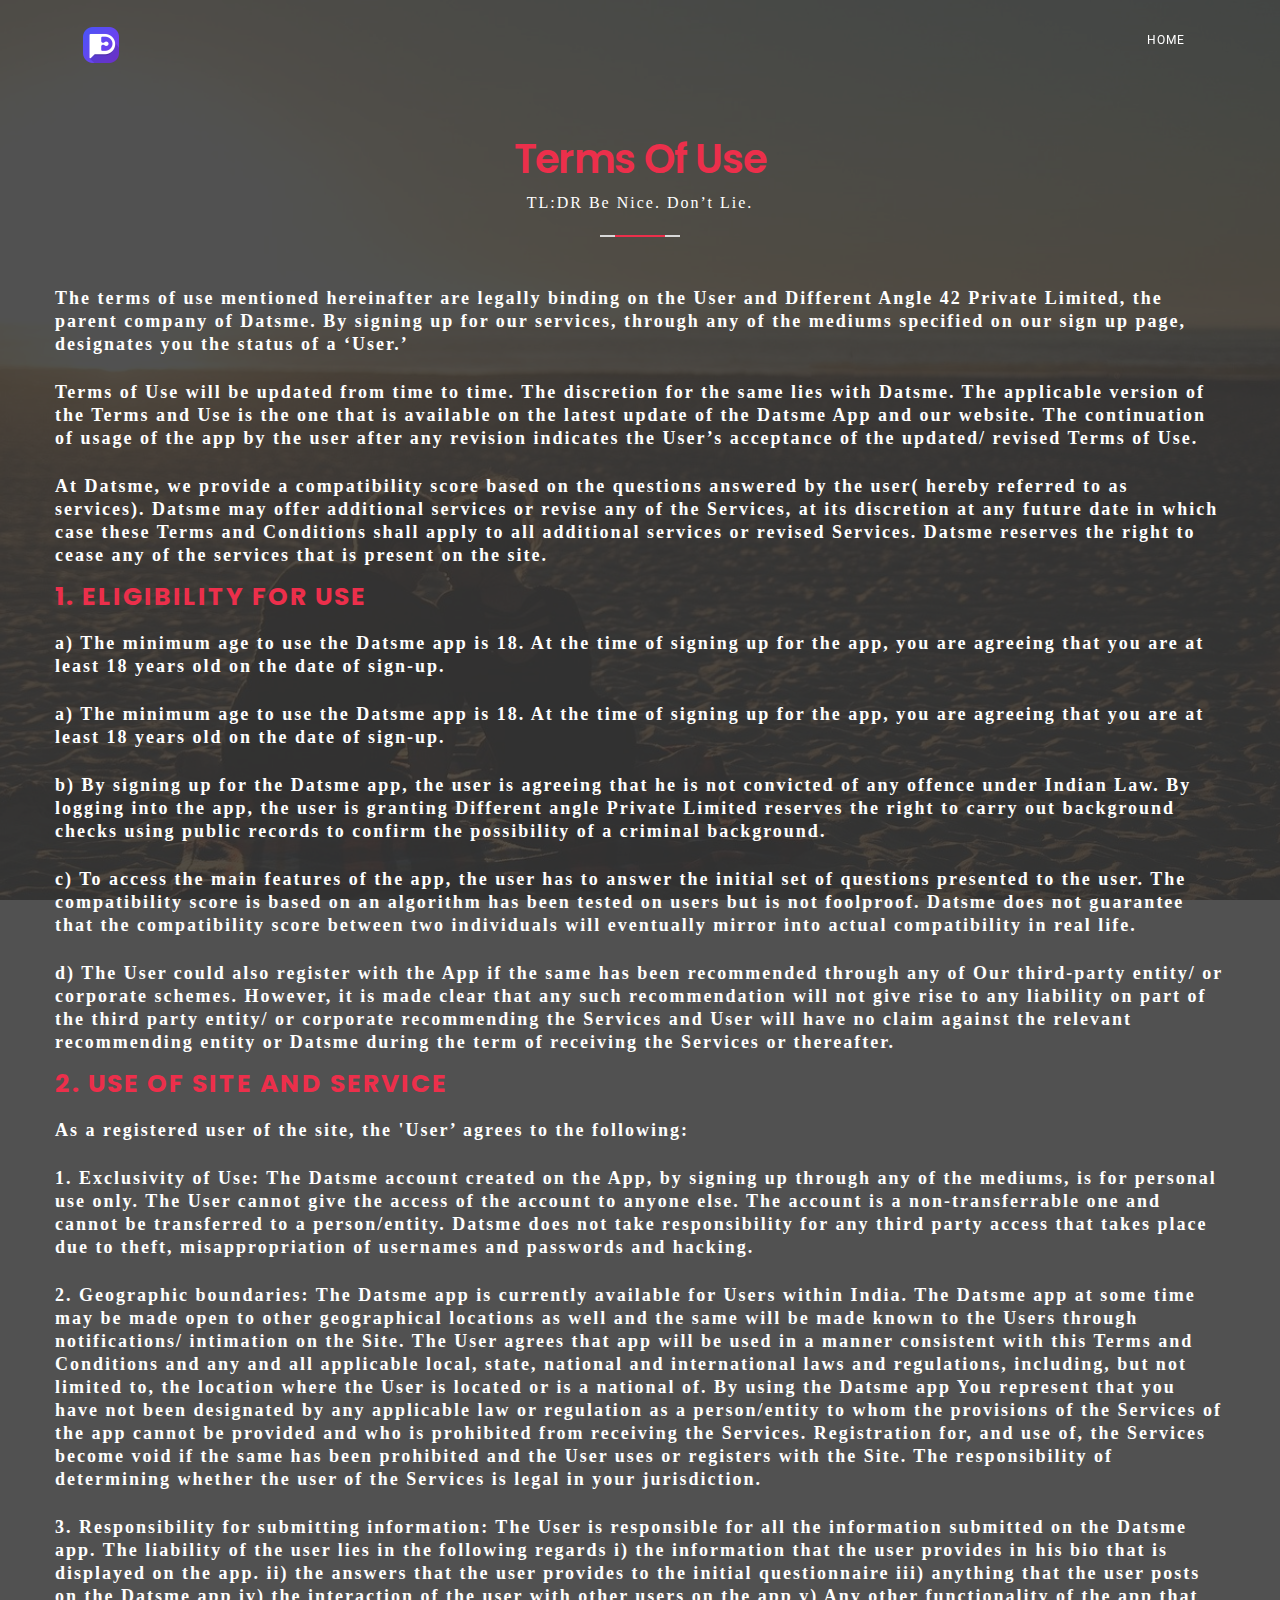
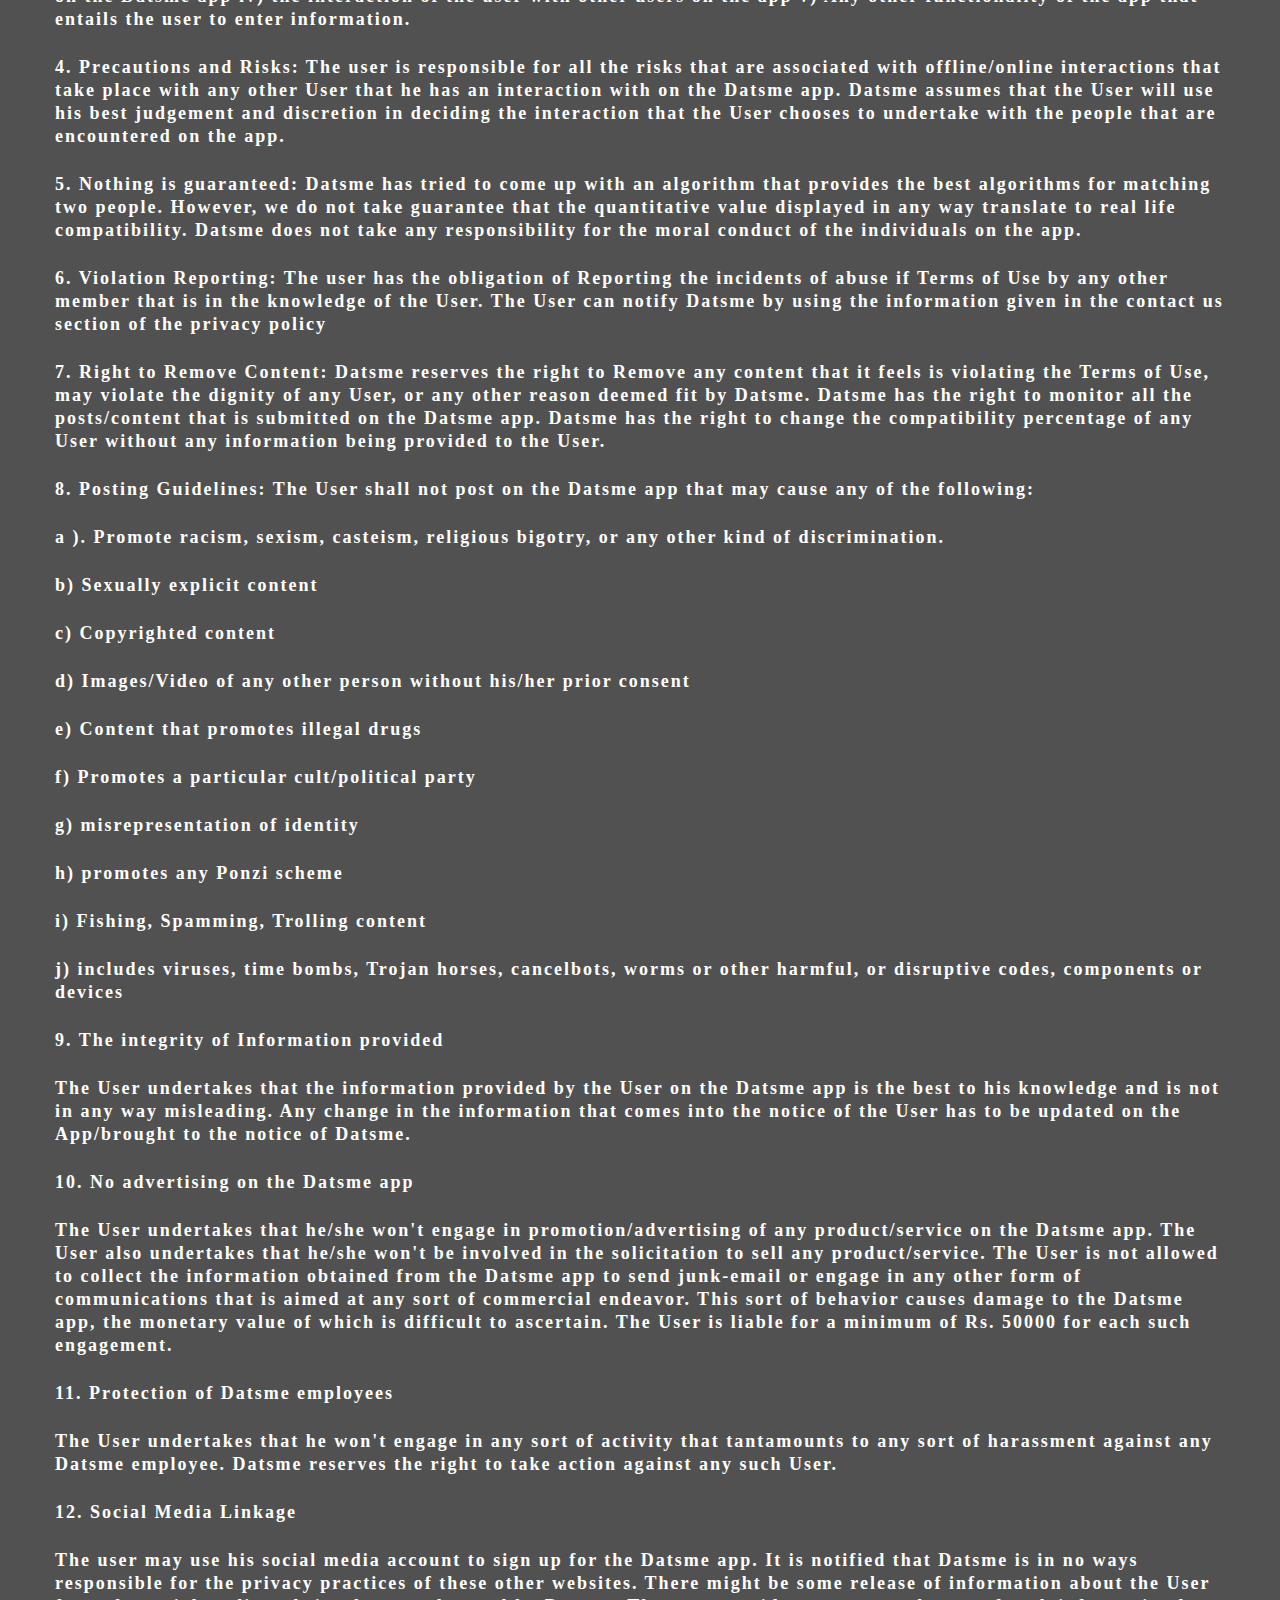
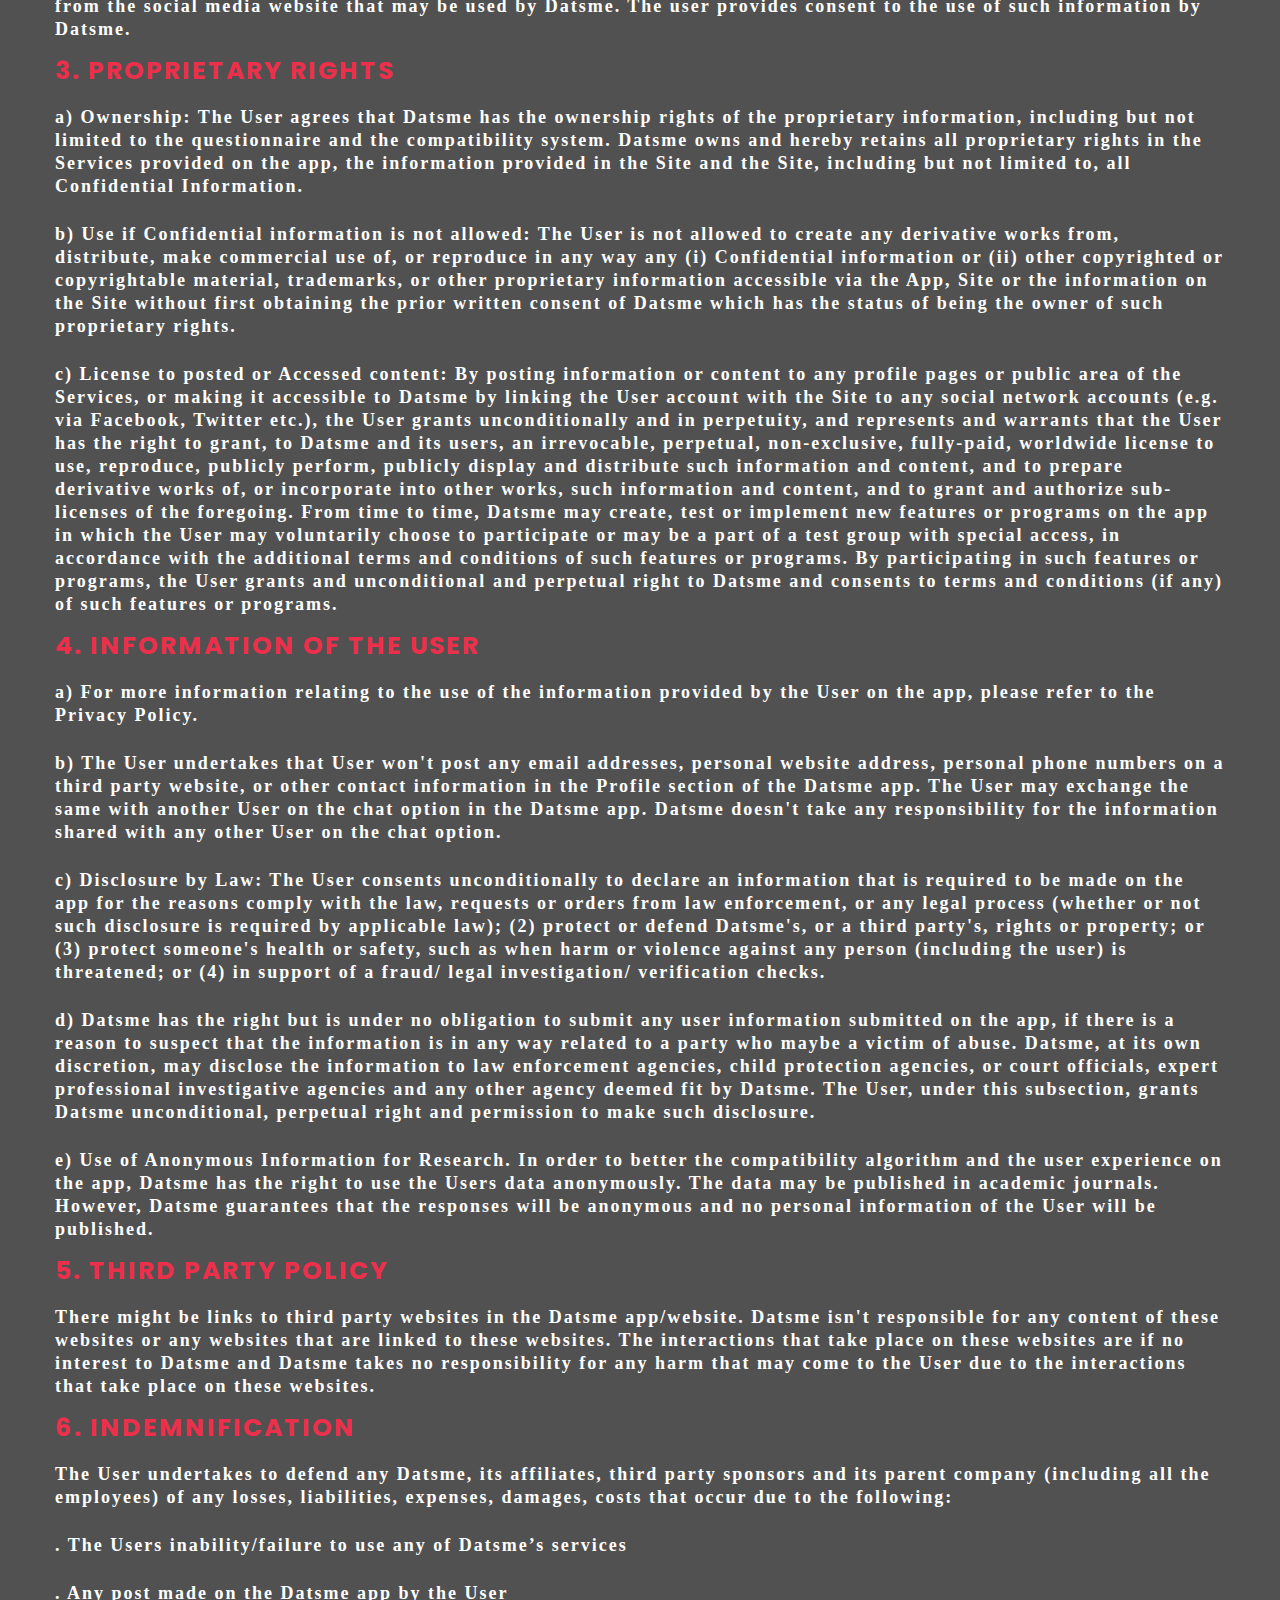
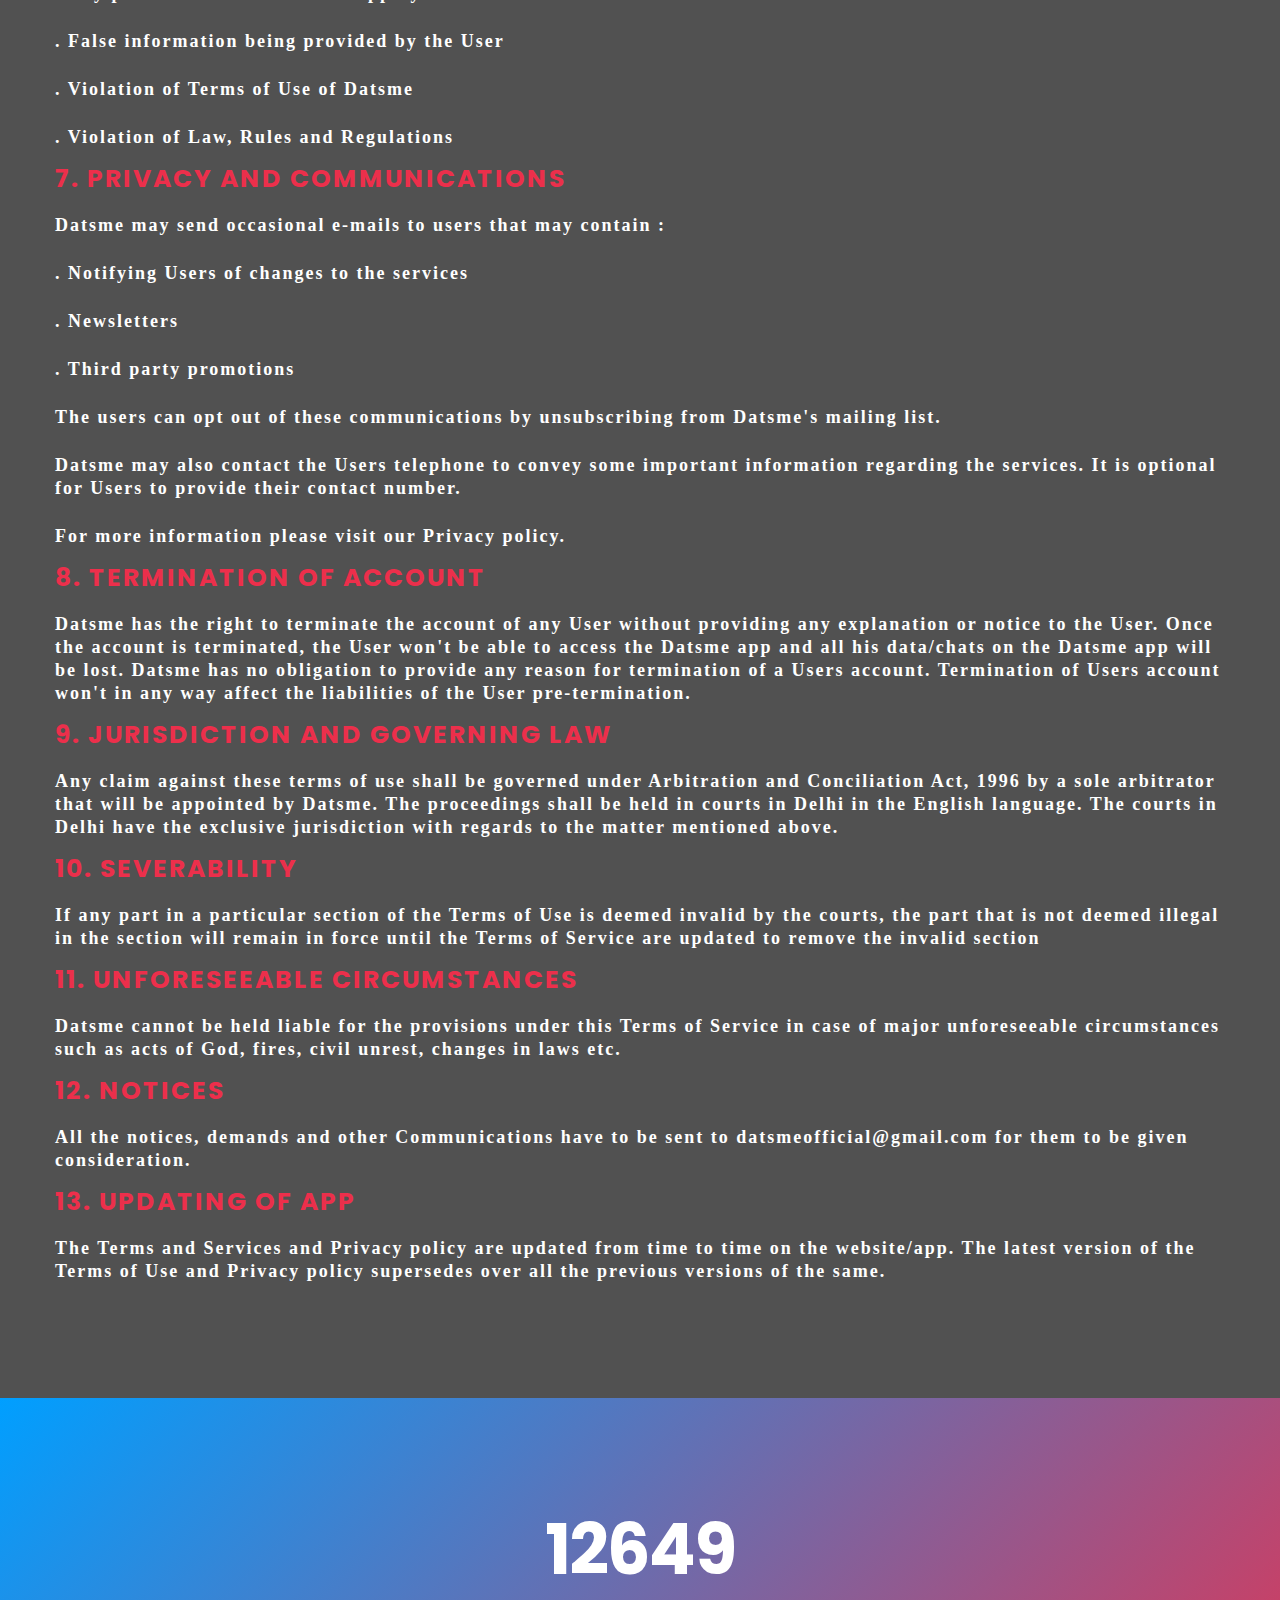
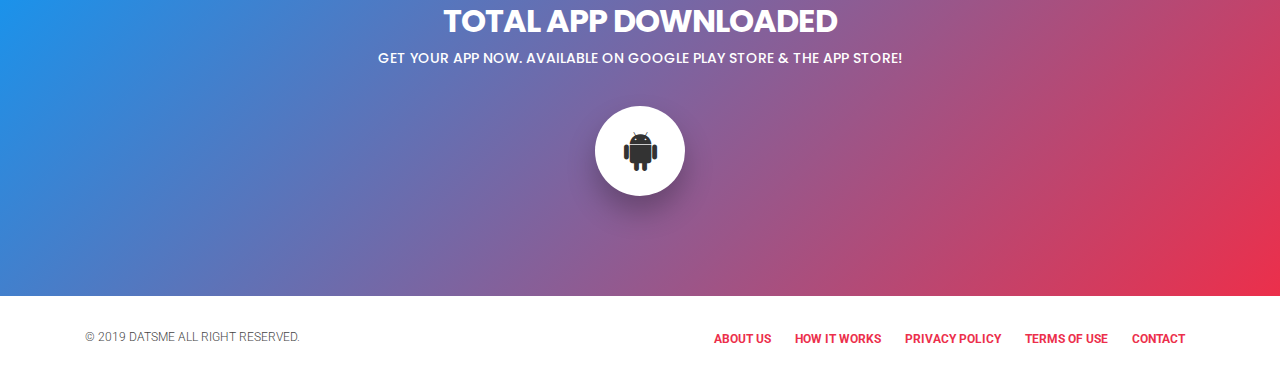
<file: termsofuse.html>
<!doctype html>
<html class="no-js" lang="en">

<head>
    <meta charset="utf-8">
    <meta name="viewport" content="width=device-width, initial-scale=1">
    <meta name="description" content="Appdent is a app landing page. Where include 6+ landing page template.">
    <meta name="author" content="DynamicLayers">
    <title> Datsme: A friend finder app</title>
    <link rel="shortcut icon" type="image/x-icon" href="img\favicon.png">

    <link rel="stylesheet" href="css\font-awesome.min.css">

    <link rel="stylesheet" href="css\elegant-font-icons.css">

    <link rel="stylesheet" href="css\elegant-line-icons.css">

    <link rel="stylesheet" href="css\bootstrap.min.css">

    <link rel="stylesheet" href="css\animate.min.css">

    <link rel="stylesheet" href="css\venobox.css">

    <link rel="stylesheet" href="css\owl.carousel.css">

    <link rel="stylesheet" href="css\main.css">

    <link rel="stylesheet" href="css\responsive.css">
    <script src="js\vendor\modernizr-2.8.3-respond-1.4.2.min.js"></script>
</head>

<body data-spy="scroll" data-target="#navbar" data-offset="60">

    <div id='preloader'>
        <div class='loader'>
            <img src="img\preloader.svg" width="60" alt="">
        </div>
    </div>
    <header id="header" class="header_section">
        <nav class="navbar">
            <div class="container">
                <div class="navbar-header">
                    <button type="button" class="nav-btn navbar-toggle collapsed" data-toggle="collapse" data-target="#navbar" aria-expanded="false" aria-controls="navbar">
                        <span class="sr-only">Toggle navigation</span>
                        <span class="icon-bar"></span>
                        <span class="icon-bar"></span>
                        <span class="icon-bar"></span>
                    </button>
                    <a href="#" class="brand logo-dark"><img src="img\logo.png" alt="Aperture"></a>
                </div>
                <div id="navbar" class="collapse navbar-collapse navbar-right">
                    <ul class="nav navbar-nav nav-menu">
                        <li class="active"><a data-scroll="" href="index.html">Home <span class="sr-only">(current)</span></a></li>

                    </ul>
                </div>
            </div>
        </nav>
    </header>
    <section class="contact pt-100 pb-100" id="contact">
        <div class="container">
            <div class="row">
                <div class="col-xl-6 mx-auto text-center">
                    <div class="section-title mb-30">
                        <h4 class="contactus">Terms of use<br><p class="whoyouare">TL:DR Be nice. Don’t lie.</p></h4>

                    </div>

                </div>
            </div>
            <div class="row">
                <div class="col-xl-12">
                    <div class="section">

                        <p class="contentwhoyouare">
                            The terms of use mentioned hereinafter are legally binding on the User and Different Angle 42 Private Limited, the parent company of Datsme. By signing up for our services, through any of the mediums specified on our sign up page, designates you the status of a ‘User.’
                        </p>
                        <p class="contentwhoyouare">Terms of Use will be updated from time to time. The discretion for the same lies with Datsme. The applicable version of the Terms and Use is the one that is available on the latest update of the Datsme App and our website. The continuation of usage of the app by the user after any revision indicates the User’s acceptance of the updated/ revised Terms of Use.</p>
                        <p class="contentwhoyouare">At Datsme, we provide a compatibility score based on the questions answered by the user( hereby referred to as services). Datsme may offer additional services or revise any of the Services, at its discretion at any future date in which case these Terms and Conditions shall apply to all additional services or revised Services. Datsme reserves the right to cease any of the services that is present on the site.</p>
                        <h4 class="whoyouheading">1. Eligibility for use</h4>
                        <p class="contentwhoyouare">a) The minimum age to use the Datsme app is 18. At the time of signing up for the app, you are agreeing that you are at least 18 years old on the date of sign-up.</p>
                        <p class="contentwhoyouare">a) The minimum age to use the Datsme app is 18. At the time of signing up for the app, you are agreeing that you are at least 18 years old on the date of sign-up.</p>
                        <p class="contentwhoyouare">b) By signing up for the Datsme app, the user is agreeing that he is not convicted of any offence under Indian Law. By logging into the app, the user is granting Different angle Private Limited reserves the right to carry out background checks using public records to confirm the possibility of a criminal background.</p>
                        <p class="contentwhoyouare">c) To access the main features of the app, the user has to answer the initial set of questions presented to the user. The compatibility score is based on an algorithm has been tested on users but is not foolproof. Datsme does not guarantee that the compatibility score between two individuals will eventually mirror into actual compatibility in real life.</p>
                        <p class="contentwhoyouare">d) The User could also register with the App if the same has been recommended through any of Our third-party entity/ or corporate schemes. However, it is made clear that any such recommendation will not give rise to any liability on part of the third party entity/ or corporate recommending the Services and User will have no claim against the relevant recommending entity or Datsme during the term of receiving the Services or thereafter.
                        </p>
                        <h4 class="whoyouheading">2. Use of site and service</h4>
                        <p class="contentwhoyouare">As a registered user of the site, the 'User’ agrees to the following:</p>
                        <p class="contentwhoyouare">1. Exclusivity of Use: The Datsme account created on the App, by signing up through any of the mediums, is for personal use only. The User cannot give the access of the account to anyone else. The account is a non-transferrable one and cannot be transferred to a person/entity. Datsme does not take responsibility for any third party access that takes place due to theft, misappropriation of usernames and passwords and hacking.</p>
                        <p class="contentwhoyouare">2. Geographic boundaries: The Datsme app is currently available for Users within India. The Datsme app at some time may be made open to other geographical locations as well and the same will be made known to the Users through notifications/ intimation on the Site. The User agrees that app will be used in a manner consistent with this Terms and Conditions and any and all applicable local, state, national and international laws and regulations, including, but not limited to, the location where the User is located or is a national of. By using the Datsme app You represent that you have not been designated by any applicable law or regulation as a person/entity to whom the provisions of the Services of the app cannot be provided and who is prohibited from receiving the Services. Registration for, and use of, the Services become void if the same has been prohibited and the User uses or registers with the Site. The responsibility of determining whether the user of the Services is legal in your jurisdiction.</p>
                        <p class="contentwhoyouare">3. Responsibility for submitting information: The User is responsible for all the information submitted on the Datsme app. The liability of the user lies in the following regards i) the information that the user provides in his bio that is displayed on the app. ii) the answers that the user provides to the initial questionnaire iii) anything that the user posts on the Datsme app iv) the interaction of the user with other users on the app v) Any other functionality of the app that entails the user to enter information.</p>
                        <p class="contentwhoyouare">4. Precautions and Risks: The user is responsible for all the risks that are associated with offline/online interactions that take place with any other User that he has an interaction with on the Datsme app. Datsme assumes that the User will use his best judgement and discretion in deciding the interaction that the User chooses to undertake with the people that are encountered on the app.</p>
                        <p class="contentwhoyouare">5. Nothing is guaranteed: Datsme has tried to come up with an algorithm that provides the best algorithms for matching two people. However, we do not take guarantee that the quantitative value displayed in any way translate to real life compatibility. Datsme does not take any responsibility for the moral conduct of the individuals on the app.</p>
                        <p class="contentwhoyouare">6. Violation Reporting: The user has the obligation of Reporting the incidents of abuse if Terms of Use by any other member that is in the knowledge of the User. The User can notify Datsme by using the information given in the contact us section of the privacy policy</p>
                        <p class="contentwhoyouare">7. Right to Remove Content: Datsme reserves the right to Remove any content that it feels is violating the Terms of Use, may violate the dignity of any User, or any other reason deemed fit by Datsme. Datsme has the right to monitor all the posts/content that is submitted on the Datsme app. Datsme has the right to change the compatibility percentage of any User without any information being provided to the User.
                        </p>
                        <p class="contentwhoyouare">8. Posting Guidelines: The User shall not post on the Datsme app that may cause any of the following:</p>
                        <p class="contentwhoyouare">a ). Promote racism, sexism, casteism, religious bigotry, or any other kind of discrimination.</p>
                        <p class="contentwhoyouare">b) Sexually explicit content</p>
                        <p class="contentwhoyouare">c) Copyrighted content
                        </p>
                        <p class="contentwhoyouare">d) Images/Video of any other person without his/her prior consent</p>
                        <p class="contentwhoyouare">e) Content that promotes illegal drugs</p>
                        <p class="contentwhoyouare">f) Promotes a particular cult/political party</p>
                        <p class="contentwhoyouare">g) misrepresentation of identity</p>
                        <p class="contentwhoyouare">h) promotes any Ponzi scheme</p>
                        <p class="contentwhoyouare">i) Fishing, Spamming, Trolling content</p>
                        <p class="contentwhoyouare">j) includes viruses, time bombs, Trojan horses, cancelbots, worms or other harmful, or disruptive codes, components or devices</p>
                        <p class="contentwhoyouare">9. The integrity of Information provided</p>
                        <p class="contentwhoyouare">The User undertakes that the information provided by the User on the Datsme app is the best to his knowledge and is not in any way misleading. Any change in the information that comes into the notice of the User has to be updated on the App/brought to the notice of Datsme.</p>
                        <p class="contentwhoyouare">10. No advertising on the Datsme app</p>
                        <p class="contentwhoyouare">The User undertakes that he/she won't engage in promotion/advertising of any product/service on the Datsme app. The User also undertakes that he/she won't be involved in the solicitation to sell any product/service. The User is not allowed to collect the information obtained from the Datsme app to send junk-email or engage in any other form of communications that is aimed at any sort of commercial endeavor. This sort of behavior causes damage to the Datsme app, the monetary value of which is difficult to ascertain. The User is liable for a minimum of Rs. 50000 for each such engagement.</p>
                        <p class="contentwhoyouare">11. Protection of Datsme employees</p>
                        <p class="contentwhoyouare">The User undertakes that he won't engage in any sort of activity that tantamounts to any sort of harassment against any Datsme employee. Datsme reserves the right to take action against any such User.</p>
                        <p class="contentwhoyouare">12. Social Media Linkage</p>
                        <p class="contentwhoyouare">The user may use his social media account to sign up for the Datsme app. It is notified that Datsme is in no ways responsible for the privacy practices of these other websites. There might be some release of information about the User from the social media website that may be used by Datsme. The user provides consent to the use of such information by Datsme.</p>
                        <h4 class="whoyouheading">3. Proprietary Rights</h4>
                        <p class="contentwhoyouare">a) Ownership: The User agrees that Datsme has the ownership rights of the proprietary information, including but not limited to the questionnaire and the compatibility system. Datsme owns and hereby retains all proprietary rights in the Services provided on the app, the information provided in the Site and the Site, including but not limited to, all Confidential Information.</p>
                        <p class="contentwhoyouare">b) Use if Confidential information is not allowed: The User is not allowed to create any derivative works from, distribute, make commercial use of, or reproduce in any way any (i) Confidential information or (ii) other copyrighted or copyrightable material, trademarks, or other proprietary information accessible via the App, Site or the information on the Site without first obtaining the prior written consent of Datsme which has the status of being the owner of such proprietary rights.</p>
                        <p class="contentwhoyouare">c) License to posted or Accessed content: By posting information or content to any profile pages or public area of the Services, or making it accessible to Datsme by linking the User account with the Site to any social network accounts (e.g. via Facebook, Twitter etc.), the User grants unconditionally and in perpetuity, and represents and warrants that the User has the right to grant, to Datsme and its users, an irrevocable, perpetual, non-exclusive, fully-paid, worldwide license to use, reproduce, publicly perform, publicly display and distribute such information and content, and to prepare derivative works of, or incorporate into other works, such information and content, and to grant and authorize sub-licenses of the foregoing. From time to time, Datsme may create, test or implement new features or programs on the app in which the User may voluntarily choose to participate or may be a part of a test group with special access, in accordance with the additional terms and conditions of such features or programs. By participating in such features or programs, the User grants and unconditional and perpetual right to Datsme and consents to terms and conditions (if any) of such features or programs.

                        </p>

                        <h4 class="whoyouheading">4. Information of the user</h4>

                        <p class="contentwhoyouare">a) For more information relating to the use of the information provided by the User on the app, please refer to the Privacy Policy.</p>
                        <p class="contentwhoyouare">b) The User undertakes that User won't post any email addresses, personal website address, personal phone numbers on a third party website, or other contact information in the Profile section of the Datsme app. The User may exchange the same with another User on the chat option in the Datsme app. Datsme doesn't take any responsibility for the information shared with any other User on the chat option.</p>
                        <p class="contentwhoyouare">c) Disclosure by Law: The User consents unconditionally to declare an information that is required to be made on the app for the reasons comply with the law, requests or orders from law enforcement, or any legal process (whether or not such disclosure is required by applicable law); (2) protect or defend Datsme's, or a third party's, rights or property; or (3) protect someone's health or safety, such as when harm or violence against any person (including the user) is threatened; or (4) in support of a fraud/ legal investigation/ verification checks.</p>
                        <p class="contentwhoyouare">d) Datsme has the right but is under no obligation to submit any user information submitted on the app, if there is a reason to suspect that the information is in any way related to a party who maybe a victim of abuse. Datsme, at its own discretion, may disclose the information to law enforcement agencies, child protection agencies, or court officials, expert professional investigative agencies and any other agency deemed fit by Datsme. The User, under this subsection, grants Datsme unconditional, perpetual right and permission to make such disclosure.</p>
                        <p class="contentwhoyouare">e) Use of Anonymous Information for Research. In order to better the compatibility algorithm and the user experience on the app, Datsme has the right to use the Users data anonymously. The data may be published in academic journals. However, Datsme guarantees that the responses will be anonymous and no personal information of the User will be published.

                        </p>

                        <h4 class="whoyouheading">5. Third party policy</h4>
                        <p class="contentwhoyouare">There might be links to third party websites in the Datsme app/website. Datsme isn't responsible for any content of these websites or any websites that are linked to these websites. The interactions that take place on these websites are if no interest to Datsme and Datsme takes no responsibility for any harm that may come to the User due to the interactions that take place on these websites.</p>
                        <h4 class="whoyouheading">6. Indemnification</h4>

                        <p class="contentwhoyouare">The User undertakes to defend any Datsme, its affiliates, third party sponsors and its parent company (including all the employees) of any losses, liabilities, expenses, damages, costs that occur due to the following:</p>
                        <p class="contentwhoyouare">. The Users inability/failure to use any of Datsme’s services</p>
                        <p class="contentwhoyouare">. Any post made on the Datsme app by the User</p>
                        <p class="contentwhoyouare">. False information being provided by the User</p>
                        <p class="contentwhoyouare">. Violation of Terms of Use of Datsme</p>
                        <p class="contentwhoyouare">. Violation of Law, Rules and Regulations</p>
                        <h4 class="whoyouheading">7. Privacy and Communications</h4>

                        <p class="contentwhoyouare">Datsme may send occasional e-mails to users that may contain :</p>
                        <p class="contentwhoyouare">. Notifying Users of changes to the services</p>
                        <p class="contentwhoyouare">. Newsletters</p>
                        <p class="contentwhoyouare">. Third party promotions</p>
                        <p class="contentwhoyouare">The users can opt out of these communications by unsubscribing from Datsme's mailing list.</p>
                        <p class="contentwhoyouare">Datsme may also contact the Users telephone to convey some important information regarding the services. It is optional for Users to provide their contact number.
                        </p>
                        <p class="contentwhoyouare">For more information please visit our Privacy policy.</p>
                        <h4 class="whoyouheading">8. Termination of Account</h4>
                        <p class="contentwhoyouare">Datsme has the right to terminate the account of any User without providing any explanation or notice to the User. Once the account is terminated, the User won't be able to access the Datsme app and all his data/chats on the Datsme app will be lost. Datsme has no obligation to provide any reason for termination of a Users account. Termination of Users account won't in any way affect the liabilities of the User pre-termination.

                        </p>
                        <h4 class="whoyouheading">9. Jurisdiction and Governing Law</h4>

                        <p class="contentwhoyouare">Any claim against these terms of use shall be governed under Arbitration and Conciliation Act, 1996 by a sole arbitrator that will be appointed by Datsme. The proceedings shall be held in courts in Delhi in the English language. The courts in Delhi have the exclusive jurisdiction with regards to the matter mentioned above.</p>
                        <h4 class="whoyouheading">10. Severability</h4>
                        </h4>
                        <p class="contentwhoyouare">If any part in a particular section of the Terms of Use is deemed invalid by the courts, the part that is not deemed illegal in the section will remain in force until the Terms of Service are updated to remove the invalid section</p>
                        <h4 class="whoyouheading">11. Unforeseeable Circumstances</h4>

                        <p class="contentwhoyouare">Datsme cannot be held liable for the provisions under this Terms of Service in case of major unforeseeable circumstances such as acts of God, fires, civil unrest, changes in laws etc.

                        </p>
                        <h4 class="whoyouheading">12. Notices</h4>

                        <p class="contentwhoyouare">All the notices, demands and other Communications have to be sent to datsmeofficial@gmail.com for them to be given consideration.</p>
                        <h4 class="whoyouheading">13. Updating of App</h4>
                        <p class="contentwhoyouare">
                            The Terms and Services and Privacy policy are updated from time to time on the website/app. The latest version of the Terms of Use and Privacy policy supersedes over all the previous versions of the same.

                        </p>

                    </div>

                </div>
            </div>

        </div>
    </section>

    <section id="download" class="download_section padding">
        <div class="container">
            <div class="counter_content">
                <h3 class="counter">12649</h3>
                <h4>Total App Downloaded</h4>
                <h5>Get Your App Now. Available On Google Play Store & The App Store!</h5>
            </div>
            <ul class="download_content">

                <li><a href="https://play.google.com/store/apps/details?id=me.dats.com.datsme"><i class="fa fa-android"></i></a></li>

            </ul>
        </div>
    </section>
    <footer class="footer_section">
        <div class="container">
            <div class="col-sm-6 xs-padding">
                <p class="copyright">&copy; 2019 Datsme All Right Reserved.</p>
            </div>
            <nav class="col-sm-6 xs-padding">
                <ul class="footer_menu">
                    <li><a href="aboutus.html">About Us</a></li>
<li><a href="howitworks.html">How It Works</a></li>
<li><a href="privacypolicy.html">Privacy Policy</a></li>
<li><a href="termsofuse.html">Terms Of Use</a></li>
<li><a href="contactus.html">Contact</a></li>
                </ul>
            </nav>
        </div>
    </footer>
    <a data-scroll="" href="#header" id="scroll-to-top"><i class="arrow_carrot-up"></i></a>

    <script src="js\vendor\jquery-1.12.4.min.js"></script>

    <script src="js\vendor\waypoints.min.js"></script>

    <script src="js\vendor\bootstrap.min.js"></script>

    <script src="js\vendor\owl.carousel.min.js"></script>

    <script src="js\vendor\smooth-scroll.min.js"></script>

    <script src="js\vendor\venobox.min.js"></script>

    <script src="js\vendor\jquery.counterup.min.js"></script>

    <script src="js\vendor\jquery.ajaxchimp.min.js"></script>

    <script src="js\vendor\particles.min.js"></script>
    <script src="js\vendor\app.js"></script>

    <script src="js\vendor\wow.min.js"></script>

    <script src="js\main.js"></script>
</body>

</html>
</file>
